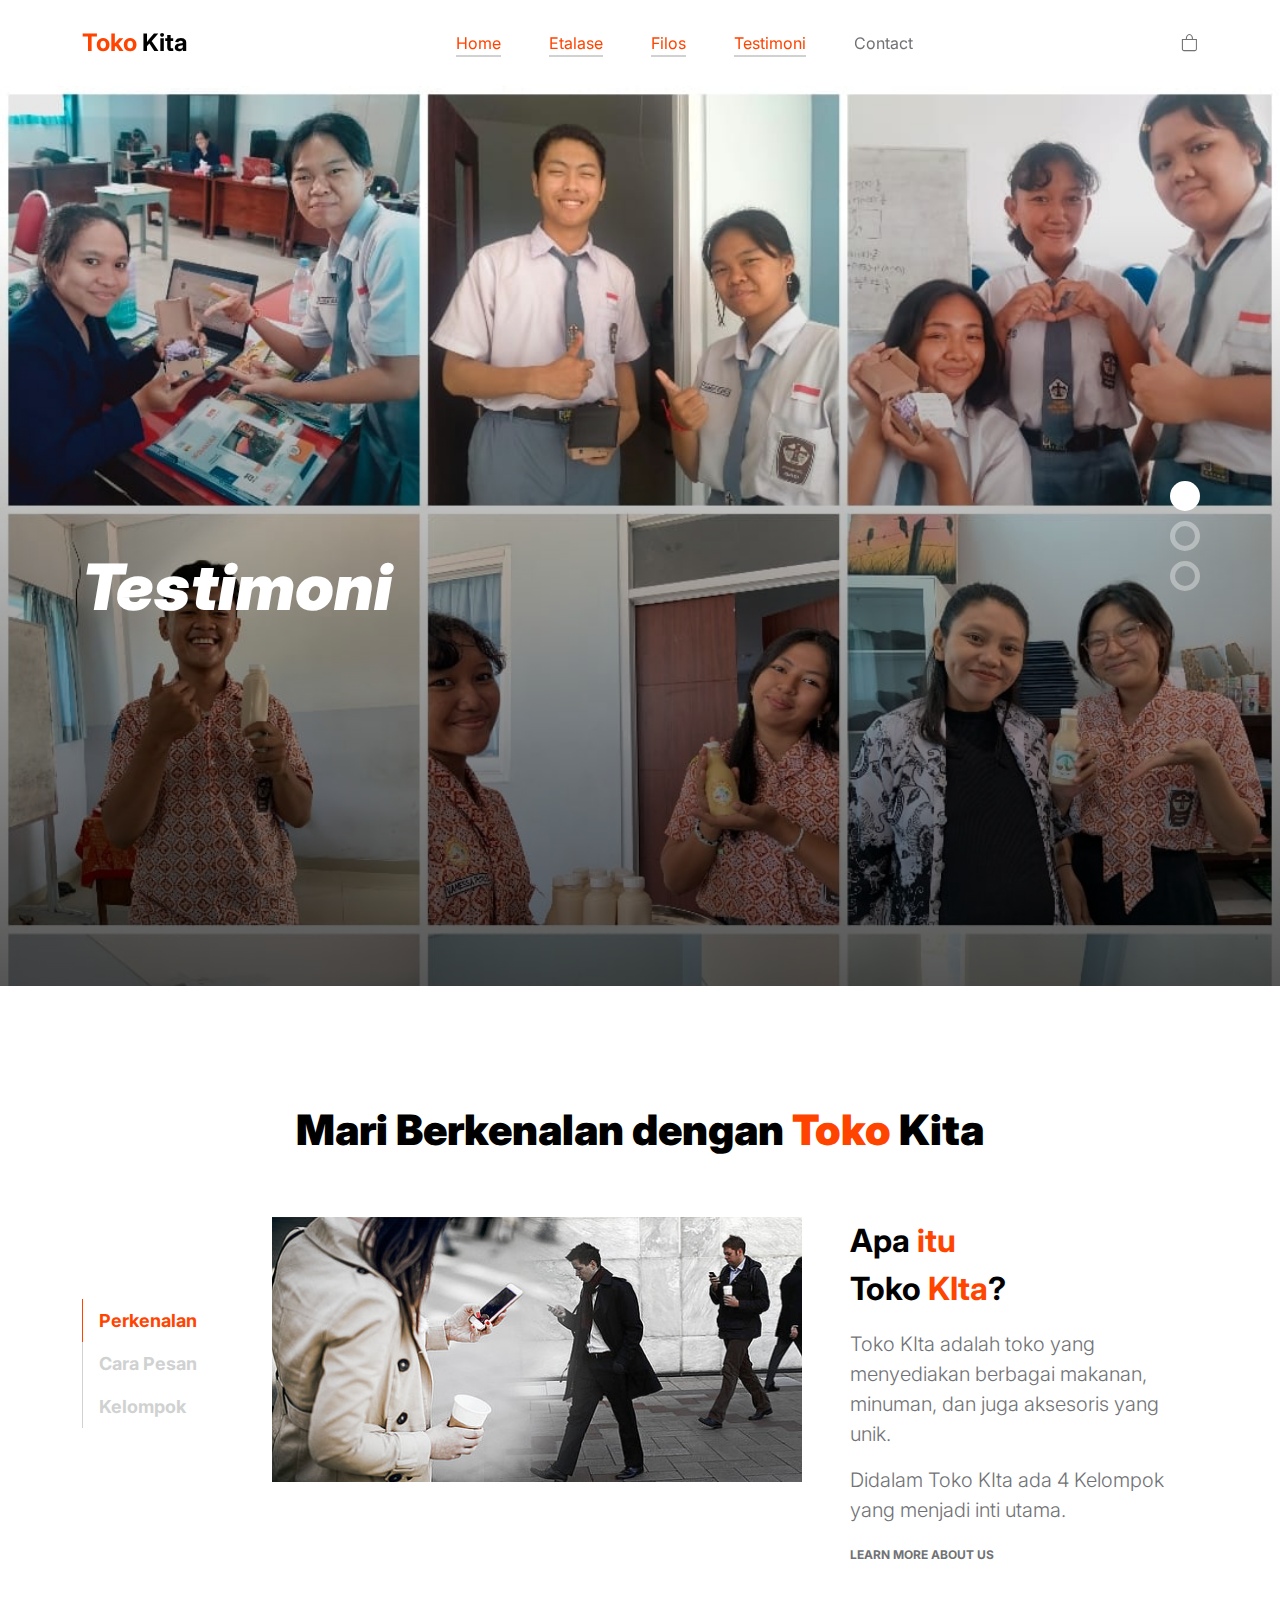
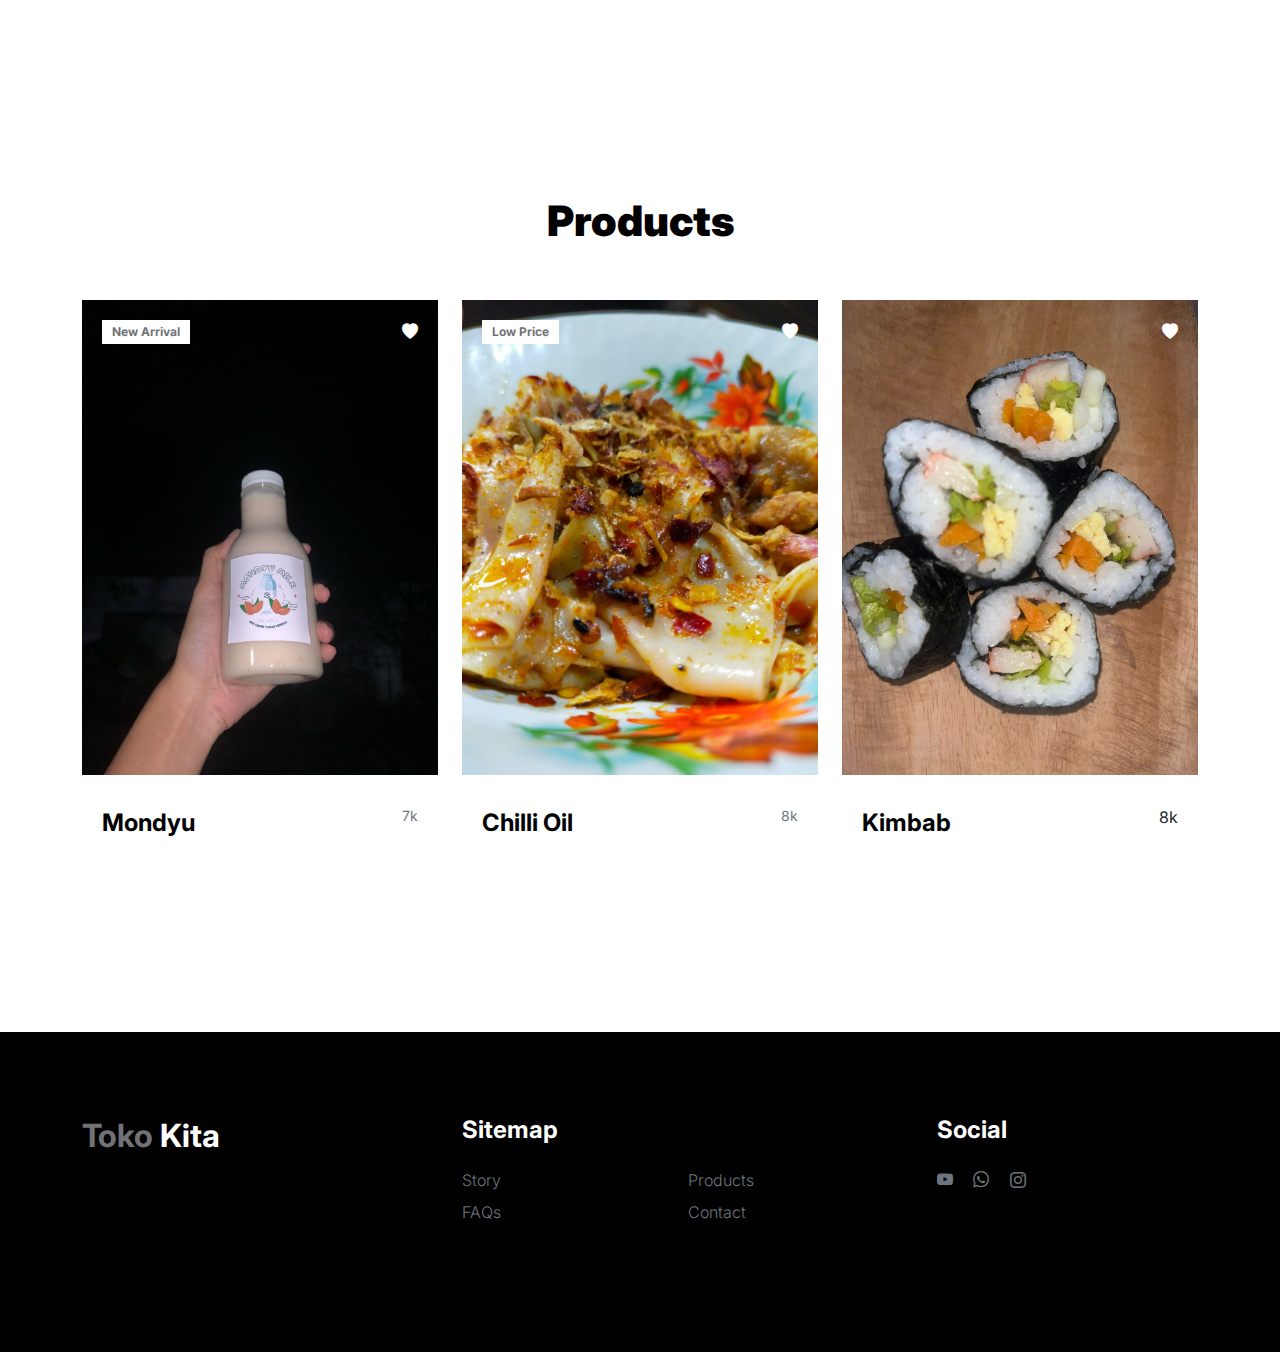
<file: index.html>
<!doctype html>
<html lang="en">
    <head>
        <meta charset="utf-8">
        <meta name="viewport" content="width=device-width, initial-scale=1">

        <meta name="description" content="">
        <meta name="author" content="">

        <title>Home</title>

        <!-- CSS FILES -->
        <link rel="preconnect" href="https://fonts.googleapis.com">

        <link rel="preconnect" href="https://fonts.gstatic.com" crossorigin>

        <link href="https://fonts.googleapis.com/css2?family=Inter:wght@100;300;400;700;900&display=swap" rel="stylesheet">

        <link href="css/bootstrap.min.css" rel="stylesheet">

        <link href="css/bootstrap-icons.css" rel="stylesheet">

        <link rel="stylesheet" href="css/slick.css"/>

        <link href="css/tooplate-little-fashion.css" rel="stylesheet">
<!--

Tooplate 2127 Little Fashion

https://www.tooplate.com/view/2127-little-fashion

-->
    </head>
    
    <body>

        <section class="preloader">
            <div class="spinner">
                <span class="sk-inner-circle"></span>
            </div>
        </section>
    
        <main>

            <nav class="navbar navbar-expand-lg">
                <div class="container">
                    <button class="navbar-toggler" type="button" data-bs-toggle="collapse" data-bs-target="#navbarNav" aria-controls="navbarNav" aria-expanded="false" aria-label="Toggle navigation">
                        <span class="navbar-toggler-icon"></span>
                    </button>                    

                    <a class="navbar-brand" href="index.html">
                        <strong><span>Toko</span> Kita</strong>
                    </a>

                    <div class="d-lg-none">
                        <a href="sign-in.html" class="bi-person custom-icon me-3"></a>

                        <a href="product-detail.html" class="bi-bag custom-icon"></a>
                    </div>

                    <div class="collapse navbar-collapse" id="navbarNav">
                        <ul class="navbar-nav mx-auto">
                            <li class="nav-item">
                                <a class="nav-link active" href="index.html">Home</a>
                            </li>

                            <div class="nav-item dropdown">
                                <a class="nav-link active" href="#" id="navbarDropdown" role="button"
                                    data-bs-toggle="dropdown" aria-haspopup="true" aria-expanded="false">
                                    Etalase
                                </a>
                                <div class="dropdown-menu rounded-0 rounded-bottom m-0">
                                    <a href="makanan.html" class="dropdown-item">Makanan</a>
                                    <a href="minuman.html" class="dropdown-item">Minuman</a>
                                    <a href="aksesoris.html" class="dropdown-item">Aksesoris</a>
                                </div>
                            </div>
                            
                            <li class="nav-item">
                                <a class="nav-link active" href="faq.html">Filos</a>
                            </li>

                            <li class="nav-item">
                                <a class="nav-link active" href="testimoni.html">Testimoni</a>
                            </li>

                            <li class="nav-item">
                                <a class="nav-link" href="contact.html">Contact</a>
                            </li>
                        </ul>

                        <div class="d-none d-lg-block">
                            <a href="product-detail.html" class="bi-bag custom-icon"></a>
                        </div>
                    </div>
                </div>
            </nav>

            <section class="slick-slideshow">   
                <div class="slick-custom">
                    <img src="images/utama.jpeg" class="img-fluid" alt="">

                    <div class="slick-bottom">
                        <div class="container">
                            <div class="row">
                                <div class="col-lg-6 col-10">
                                    <h1 class="slick-title">Testimoni</h1>

                                    <p class="lead text-white mt-lg-3 mb-lg-5"></p>

                                    <!-- <a href="about.html" class="btn custom-btn">Learn more about us</a> -->
                                </div>
                            </div>
                        </div>
                    </div>
                </div>

                <div class="slick-custom">
                    <img src="images/slideshow/produk.jpeg" class="img-fluid" alt="">

                    <div class="slick-bottom">
                        <div class="container">
                            <div class="row">
                                <div class="col-lg-6 col-10">
                                    <h1 class="slick-title">Product</h1>

                                    <!-- <p class="lead text-white mt-lg-3 mb-lg-5"></p>

                                    <a href="product.html" class="btn custom-btn">Explore products</a> -->
                                </div>
                            </div>
                        </div>
                    </div>
                </div>

                <div class="slick-custom">
                    <img src="images/slideshow/kita.jpeg" class="img-fluid" alt="">
                    <div class="slick-bottom">
                        <div class="container">
                            <div class="row">
                                <div class="col-lg-6 col-10">
                                    <h1 class="slick-title">Talk to us</h1>

                                    <p class="lead text-white mt-lg-3 mb-lg-5">Anda tertarik untuk bekerja sama dengan kami? bisa pencet tombol dibawah ini</p>

                                    <a href="contact.html" class="btn custom-btn">Work with us</a>
                                </div>
                            </div>
                        </div>
                    </div>
                </div>

            </section>

            <section class="about section-padding">
                <div class="container">
                    <div class="row">

                        <div class="col-12 text-center">
                            <h2 class="mb-5">Mari Berkenalan dengan <span>Toko</span> Kita</h2>
                        </div>

                        <div class="col-lg-2 col-12 mt-auto mb-auto">
                            <ul class="nav nav-pills mb-5 mx-auto justify-content-center align-items-center" id="pills-tab" role="tablist">
                                <li class="nav-item" role="presentation">
                                    <button class="nav-link active" id="pills-home-tab" data-bs-toggle="pill" data-bs-target="#pills-home" type="button" role="tab" aria-controls="pills-home" aria-selected="true">Perkenalan</button>
                                </li>

                                <li class="nav-item" role="presentation">
                                    <button class="nav-link" id="pills-youtube-tab" data-bs-toggle="pill" data-bs-target="#pills-youtube" type="button" role="tab" aria-controls="pills-youtube" aria-selected="true">Cara Pesan</button>
                                </li>

                                <li class="nav-item" role="presentation">
                                    <button class="nav-link" id="pills-skill-tab" data-bs-toggle="pill" data-bs-target="#pills-skill" type="button" role="tab" aria-controls="pills-skill" aria-selected="false">Kelompok</button>
                                </li>
                            </ul>
                        </div>

                        <div class="col-lg-10 col-12">
                            <div class="tab-content mt-2" id="pills-tabContent">
                                <div class="tab-pane fade show active" id="pills-home" role="tabpanel" aria-labelledby="pills-home-tab">

                                    <div class="row">
                                        <div class="col-lg-7 col-12">
                                            <img src="images/foto1.jpeg" class="img-fluid" alt="">
                                        </div>

                                        <div class="col-lg-5 col-12">
                                            <div class="d-flex flex-column h-100 ms-lg-4 mt-lg-0 mt-5">
                                                <h4 class="mb-3">Apa <span>itu</span> <br>Toko <span>KIta</span>? </h4>

                                                <p>Toko KIta adalah toko yang menyediakan berbagai makanan, minuman, dan juga aksesoris yang unik.</p>

                                                <p>Didalam Toko KIta ada 4 Kelompok yang menjadi inti utama.</p>

                                                <div class="mt-2 mt-lg-auto">
                                                    <a href="faq.html" class="custom-link mb-2">
                                                        Learn more about us
                                                        <i class="bi-arrow-right ms-2"></i>
                                                    </a>
                                                </div>
                                            </div>
                                        </div>
                                    </div>
                                </div>

                                <div class="tab-pane fade" id="pills-youtube" role="tabpanel" aria-labelledby="pills-youtube-tab">

                                    <div class="row">
                                        <div class="col-lg-7 col-12">
                                            <div class="ratio ratio-16x9">
                                                <image src="images/shop.jpg" title="title" frameborder="0" allow="accelerometer; autoplay; clipboard-write; encrypted-media; gyroscope; picture-in-picture" allowfullscreen></image>
                                            </div>
                                        </div>

                                        <div class="col-lg-5 col-12">
                                            <div class="d-flex flex-column h-100 ms-lg-4 mt-lg-0 mt-5">
                                                <h4 class="mb-3">Cara Kerja</h4>

                                                <p>Kami melayani sistem PO yang bisa melayani WA dan Instagram </p>

                                                <p>bisa cod di sekitar daerah krian</p>

                                                <div class="mt-2 mt-lg-auto">
                                                    <a href="contact.html" class="custom-link mb-2">
                                                        Work with us
                                                        <i class="bi-arrow-right ms-2"></i>
                                                    </a>
                                                </div>
                                            </div>
                                        </div>
                                    </div>
                                </div>

                                <div class="tab-pane fade" id="pills-skill" role="tabpanel" aria-labelledby="pills-skill-tab">
                                    <div class="row">
                                        <div class="col-lg-7 col-12">
                                            <img src="images/slideshow/kita.jpeg" class="img-fluid" alt="">
                                        </div>

                                        <div class="col-lg-5 col-12">
                                            <div class="d-flex flex-column h-100 ms-lg-4 mt-lg-0 mt-5">
                                                <h4 class="mb-3">About us</h4>

                                                <p>menyediakan Berbagai macam Produk dari 12 IPS 
                                                <div class="skill-thumb mt-3">

                                                    <strong>Amoure</strong>
                                                        <span class="float-end"></span>
                                                            <div class="progress">
                                                                <div class="progress-bar progress-bar-primary" role="progressbar" aria-valuenow="90" aria-valuemin="0" aria-valuemax="100" style="width: 90%;"></div>
                                                            </div>

                                                    <strong>Verssoy's</strong>
                                                        <span class="float-end"></span>
                                                            <div class="progress">
                                                                <div class="progress-bar progress-bar-primary" role="progressbar" aria-valuenow="70" aria-valuemin="0" aria-valuemax="100" style="width: 70%;"></div>
                                                            </div>

                                                    <strong>La Gaiete</strong>
                                                        <span class="float-end"></span>
                                                            <div class="progress">
                                                                <div class="progress-bar progress-bar-primary" role="progressbar" aria-valuenow="80" aria-valuemin="0" aria-valuemax="100" style="width: 80%;"></div>
                                                            </div>

                                                            <strong>MainCraft</strong>
                                                        <span class="float-end"></span>
                                                            <div class="progress">
                                                                <div class="progress-bar progress-bar-primary" role="progressbar" aria-valuenow="80" aria-valuemin="0" aria-valuemax="100" style="width: 80%;"></div>
                                                            </div>
                                                </div>
                                            </div>
                                        </div>
                                    </div>
                                </div>

                            </div>
                        </div>

                    </div>
                </div>
            </section>

            <section class="featured-product section-padding">
                <div class="container">
                    <div class="row">
                        
                        <div class="col-12 text-center">
                            <h2 class="mb-5">Products</h2>
                        </div>

                        <div class="col-lg-4 col-12 mb-3">
                            <div class="product-thumb">
                                <a href="product-detail.html">
                                    <img src="images/product/mondyu.jpeg" class="img-fluid product-image" alt="">
                                </a>

                                <div class="product-top d-flex">
                                    <span class="product-alert me-auto">New Arrival</span>

                                    <a href="#" class="bi-heart-fill product-icon"></a>
                                </div>

                                <div class="product-info d-flex">
                                    <div>
                                        <h5 class="product-title mb-0">
                                            <a href="product-detail.html" class="product-title-link">Mondyu</a>
                                        </h5>

                                        <p class="product-p"></p>
                                    </div>

                                    <small class="product-price text-muted ms-auto mt-auto mb-5">7k</small>
                                </div>
                            </div>
                        </div>

                        <div class="col-lg-4 col-12 mb-3">
                            <div class="product-thumb">
                                <a href="product-detail.html">
                                    <img src="images/product/pangsit.jpeg" class="img-fluid product-image" alt="">
                                </a>

                                <div class="product-top d-flex">
                                    <span class="product-alert">Low Price</span>

                                    <a href="#" class="bi-heart-fill product-icon ms-auto"></a>
                                </div>

                                <div class="product-info d-flex">
                                    <div>
                                        <h5 class="product-title mb-0">
                                            <a href="product-detail.html" class="product-title-link">Chilli Oil</a>
                                        </h5>

                                        <p class="product-p"></p>
                                    </div>

                                    <small class="product-price text-muted ms-auto mt-auto mb-5">8k</small>
                                </div>
                            </div>
                        </div>

                        <div class="col-lg-4 col-12">
                            <div class="product-thumb">
                                <a href="product-detail.html">
                                    <img src="images/product/susi.jpeg" class="img-fluid product-image" alt="">
                                </a>

                                <div class="product-top d-flex">
                                    <a href="#" class="bi-heart-fill product-icon ms-auto"></a>
                                </div>

                                <div class="product-info d-flex">
                                    <div>
                                        <h5 class="product-title mb-0">
                                            <a href="product-detail.html" class="product-title-link">Kimbab</a>
                                        </h5>

                                        <p class="product-p"></p>
                                    </div>

                                    <small class="product-price text-muted ms-auto mt-auto mb-5"></small>8k
                                </div>
                            </div>
                        </div>
                    </div>
                </div>
            </section>

        </main>

        <footer class="site-footer">
            <div class="container">
                <div class="row">

                    <div class="col-lg-3 col-10 me-auto mb-4">
                        <h4 class="text-white mb-3"><a href="index.html">Toko</a> Kita</h4>
                        <p class="copyright-text text-muted mt-lg-5 mb-4 mb-lg-0"> <strong></strong></p>
                        <br>
                        <p class="copyright-text"> <a href="https://www.tooplate.com/" target="_blank"></a></p>
                    </div>

                    <div class="col-lg-5 col-8">
                        <h5 class="text-white mb-3">Sitemap</h5>

                        <ul class="footer-menu d-flex flex-wrap">
                            <li class="footer-menu-item"><a href="about.html" class="footer-menu-link">Story</a></li>
    
                            <li class="footer-menu-item"><a href="product-detail.html" class="footer-menu-link">Products</a></li>
    
                            <li class="footer-menu-item"><a href="faq.html" class="footer-menu-link">FAQs</a></li>
    
                            <li class="footer-menu-item"><a href="contact.html" class="footer-menu-link">Contact</a></li>
                        </ul>
                    </div>

                    <div class="col-lg-3 col-4">
                        <h5 class="text-white mb-3">Social</h5>

                        <ul class="social-icon">

                            <li><a href="https://www.youtube.com/watch?v=ETZJsqiw7J4" class="social-icon-link bi-youtube"></a></li>

                            <li><a href="https://api.whatsapp.com/send?phone=6285649455845&text=Hallo%20saya%20tertarik%20untuk%20berbicara.%20Terima%20kasih!" class="social-icon-link bi-whatsapp"></a></li>

                            <li><a href="https://www.instagram.com/kedai.amoure/" class="social-icon-link bi-instagram"></a></li>
                            
                        </ul>
                    </div>

                </div>
            </div>
        </footer>

        <!-- JAVASCRIPT FILES -->
        <script src="js/jquery.min.js"></script>
        <script src="js/bootstrap.bundle.min.js"></script>
        <script src="js/Headroom.js"></script>
        <script src="js/jQuery.headroom.js"></script>
        <script src="js/slick.min.js"></script>
        <script src="js/custom.js"></script>
    </body>
</html>
</file>
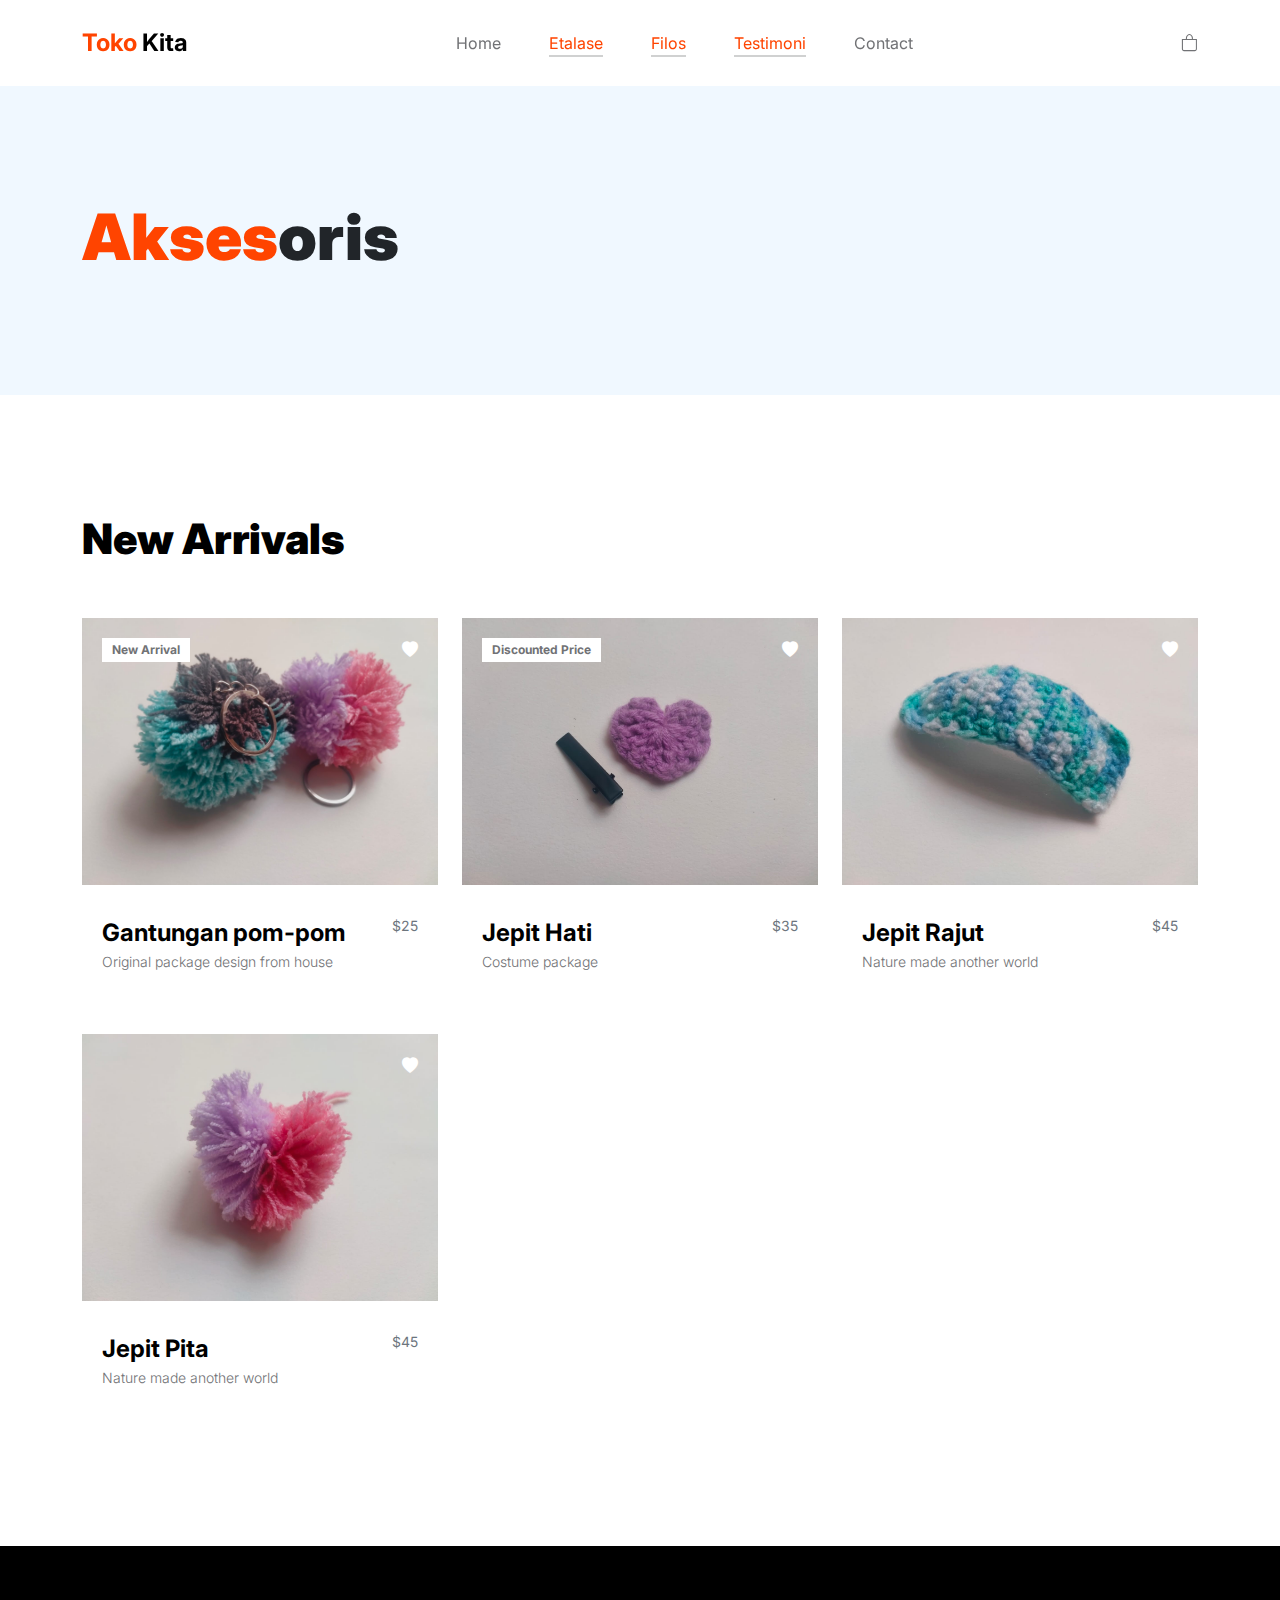
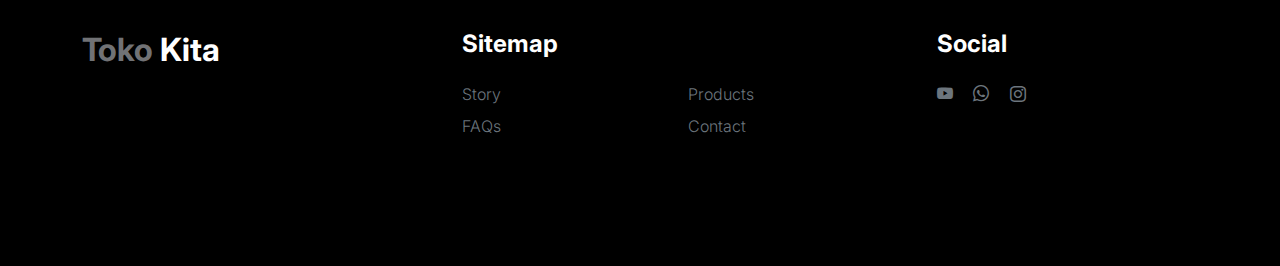
<file: aksesoris.html>
<!doctype html>
<html lang="en">

<head>
    <meta charset="utf-8">
    <meta name="viewport" content="width=device-width, initial-scale=1">

    <meta name="description" content="">
    <meta name="author" content="">

    <title>Aksesoris</title>

    <!-- CSS FILES -->
    <link rel="preconnect" href="https://fonts.googleapis.com">

    <link rel="preconnect" href="https://fonts.gstatic.com" crossorigin>

    <link href="https://fonts.googleapis.com/css2?family=Inter:wght@100;300;400;700;900&display=swap" rel="stylesheet">

    <link href="css/bootstrap.min.css" rel="stylesheet">
    <link href="css/bootstrap-icons.css" rel="stylesheet">

    <link rel="stylesheet" href="css/slick.css" />

    <link href="css/tooplate-little-fashion.css" rel="stylesheet">
    <!--

Tooplate 2127 Little Fashion

https://www.tooplate.com/view/2127-little-fashion

-->
</head>

<body>

    <section class="preloader">
        <div class="spinner">
            <span class="sk-inner-circle"></span>
        </div>
    </section>

    <main>

        <nav class="navbar navbar-expand-lg">
            <div class="container">
                <button class="navbar-toggler" type="button" data-bs-toggle="collapse" data-bs-target="#navbarNav"
                    aria-controls="navbarNav" aria-expanded="false" aria-label="Toggle navigation">
                    <span class="navbar-toggler-icon"></span>
                </button>

                <a class="navbar-brand" href="index.html">
                    <strong><span>Toko</span> Kita</strong>
                </a>

                <div class="d-lg-none">
                    <a href="sign-in.html" class="bi-person custom-icon me-3"></a>

                    <a href="product-detail.html" class="bi-bag custom-icon"></a>
                </div>

                <div class="collapse navbar-collapse" id="navbarNav">
                    <ul class="navbar-nav mx-auto">
                        <li class="nav-item">
                            <a class="nav-link" href="index.html">Home</a>
                        </li>

                        <div class="nav-item dropdown">
                            <a class="nav-link active" href="#" id="navbarDropdown" role="button"
                                data-bs-toggle="dropdown" aria-haspopup="true" aria-expanded="false">
                                Etalase
                            </a>
                            <div class="dropdown-menu rounded-0 rounded-bottom m-0">
                                <a href="makanan.html" class="dropdown-item">Makanan</a>
                                <a href="minuman.html" class="dropdown-item">Minuman</a>
                                <a href="aksesoris.html" class="dropdown-item">Aksesoris</a>
                            </div>
                        </div>
                        
                        <li class="nav-item">
                            <a class="nav-link active" href="faq.html">Filos</a>
                        </li>

                        <li class="nav-item">
                            <a class="nav-link active" href="testimoni.html">Testimoni</a>
                        </li>

                        <li class="nav-item">
                            <a class="nav-link" href="contact.html">Contact</a>
                        </li>
                    </ul>

                    <div class="d-none d-lg-block">
                        <a href="product-detail.html" class="bi-bag custom-icon"></a>
                    </div>
                </div>
            </div>
        </nav>

        <header class="site-header section-padding d-flex justify-content-center align-items-center">
            <div class="container">
                <div class="row">

                    <div class="col-lg-10 col-12">
                        <h1>
                            <span class="d-block text-primary">Akses<span class="text-dark">oris</span></span>
                        </h1>
                    </div>
                </div>
            </div>
        </header>

        <section class="products section-padding">
            <div class="container">
                <div class="row">

                    <div class="col-12">
                        <h2 class="mb-5">New Arrivals</h2>
                    </div>

                    <div class="col-lg-4 col-12 mb-3">
                        <div class="product-thumb">
                            <a href="product-detail.html">
                                <img src="images/product/pom-pom.jpeg"
                                    class="img-fluid product-image" alt="">
                            </a>

                            <div class="product-top d-flex">
                                <span class="product-alert me-auto">New Arrival</span>

                                <a href="#" class="bi-heart-fill product-icon"></a>
                            </div>

                            <div class="product-info d-flex">
                                <div>
                                    <h5 class="product-title mb-0">
                                        <a href="product-detail.html" class="product-title-link">Gantungan pom-pom</a>
                                    </h5>

                                    <p class="product-p">Original package design from house</p>
                                </div>

                                <small class="product-price text-muted ms-auto">$25</small>
                            </div>
                        </div>
                    </div>

                    <div class="col-lg-4 col-12 mb-3">
                        <div class="product-thumb">
                            <a href="product-detail.html">
                                <img src="images/product/jepit-hati.jpeg"
                                    class="img-fluid product-image" alt="">
                            </a>

                            <div class="product-top d-flex">
                                <span class="product-alert">Discounted Price</span>

                                <a href="#" class="bi-heart-fill product-icon ms-auto"></a>
                            </div>

                            <div class="product-info d-flex">
                                <div>
                                    <h5 class="product-title mb-0">
                                        <a href="product-detail.html" class="product-title-link">Jepit Hati</a>
                                    </h5>

                                    <p class="product-p">Costume package</p>
                                </div>

                                <small class="product-price text-muted ms-auto">$35</small>
                            </div>
                        </div>
                    </div>

                    <div class="col-lg-4 col-12">
                        <div class="product-thumb">
                            <a href="product-detail.html">
                                <img src="images/product/jepit-rajut.jpeg"
                                    class="img-fluid product-image" alt="">
                            </a>

                            <div class="product-top d-flex">
                                <a href="#" class="bi-heart-fill product-icon ms-auto"></a>
                            </div>

                            <div class="product-info d-flex">
                                <div>
                                    <h5 class="product-title mb-0">
                                        <a href="product-detail.html" class="product-title-link">Jepit Rajut</a>
                                    </h5>

                                    <p class="product-p">Nature made another world</p>
                                </div>

                                <small class="product-price text-muted ms-auto">$45</small>
                            </div>
                        </div>
                    </div>

                    <div class="col-lg-4 col-12">
                        <div class="product-thumb">
                            <a href="product-detail.html">
                                <img src="images/product/jepit-pita.jpeg"
                                    class="img-fluid product-image" alt="">
                            </a>

                            <div class="product-top d-flex">
                                <a href="#" class="bi-heart-fill product-icon ms-auto"></a>
                            </div>

                            <div class="product-info d-flex">
                                <div>
                                    <h5 class="product-title mb-0">
                                        <a href="product-detail.html" class="product-title-link">Jepit Pita</a>
                                    </h5>

                                    <p class="product-p">Nature made another world</p>
                                </div>

                                <small class="product-price text-muted ms-auto">$45</small>
                            </div>
                        </div>
                    </div>
                </div>
            </div>
        </section>

    </main>

    <footer class="site-footer">
        <div class="container">
            <div class="row">

                <div class="col-lg-3 col-10 me-auto mb-4">
                    <h4 class="text-white mb-3"><a href="index.html">Toko</a> Kita</h4>
                    <p class="copyright-text text-muted mt-lg-5 mb-4 mb-lg-0"> <strong></strong></p>
                    <br>
                    <p class="copyright-text"> <a href="https://www.tooplate.com/" target="_blank"></a></p>
                </div>

                <div class="col-lg-5 col-8">
                    <h5 class="text-white mb-3">Sitemap</h5>

                    <ul class="footer-menu d-flex flex-wrap">
                        <li class="footer-menu-item"><a href="about.html" class="footer-menu-link">Story</a></li>

                        <li class="footer-menu-item"><a href="product-detail.html" class="footer-menu-link">Products</a></li>

                        <li class="footer-menu-item"><a href="faq.html" class="footer-menu-link">FAQs</a></li>

                        <li class="footer-menu-item"><a href="contact.html" class="footer-menu-link">Contact</a></li>
                    </ul>
                </div>

                <div class="col-lg-3 col-4">
                    <h5 class="text-white mb-3">Social</h5>

                    <ul class="social-icon">

                        <li><a href="https://www.youtube.com/watch?v=ETZJsqiw7J4" class="social-icon-link bi-youtube"></a></li>

                        <li><a href="https://api.whatsapp.com/send?phone=6285649455845&text=Hallo%20saya%20tertarik%20untuk%20berbicara.%20Terima%20kasih!" class="social-icon-link bi-whatsapp"></a></li>

                        <li><a href="https://www.instagram.com/kedai.amoure/" class="social-icon-link bi-instagram"></a></li>
                        
                    </ul>
                </div>

            </div>
        </div>
    </footer>

    <!-- JAVASCRIPT FILES -->
    <script src="js/jquery.min.js"></script>
    <script src="js/bootstrap.bundle.min.js"></script>
    <script src="js/Headroom.js"></script>
    <script src="js/jQuery.headroom.js"></script>
    <script src="js/slick.min.js"></script>
    <script src="js/custom.js"></script>

</body>

</html>
</file>
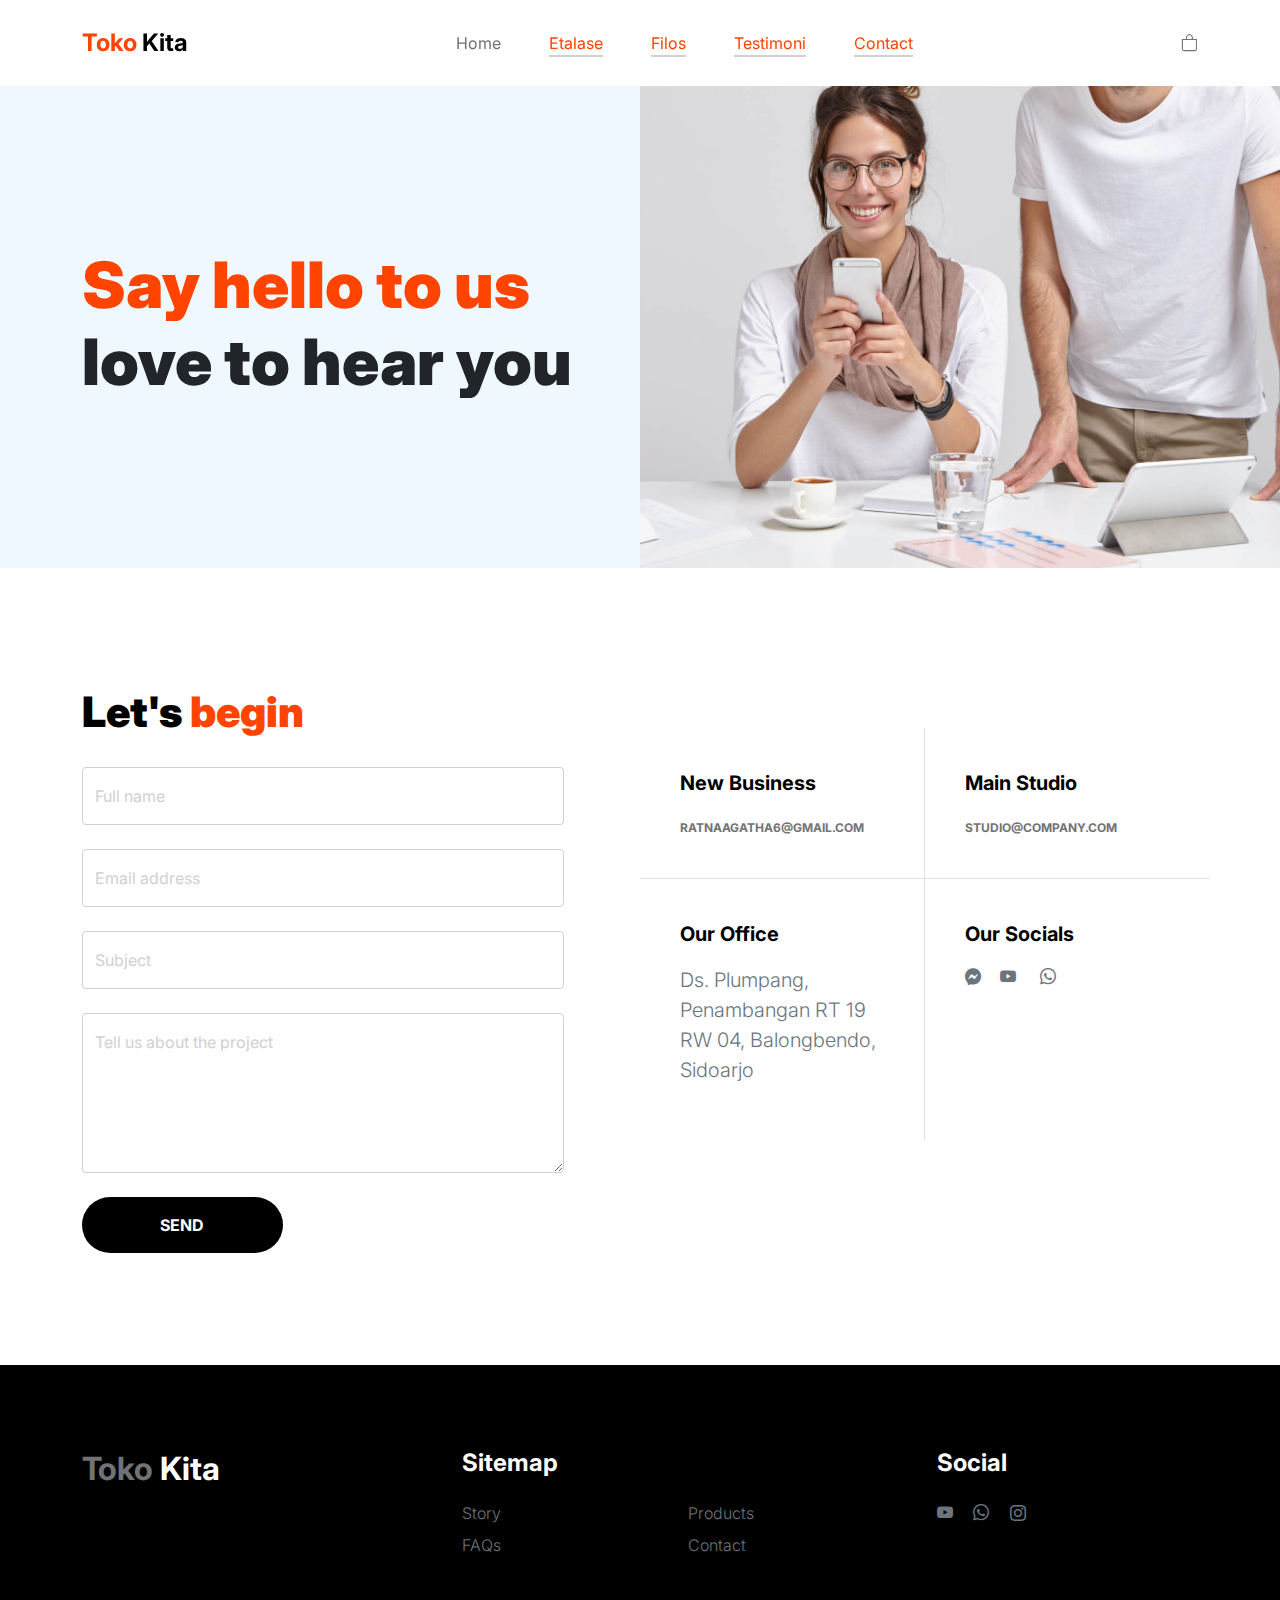
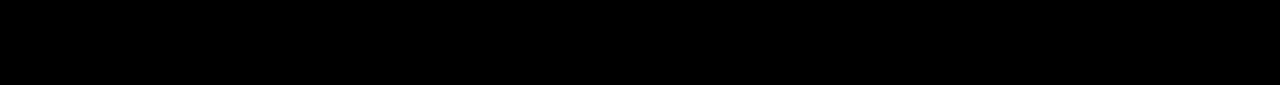
<file: contact.html>
<!doctype html>
<html lang="en">
    <head>
        <meta charset="utf-8">
        <meta name="viewport" content="width=device-width, initial-scale=1">

        <meta name="description" content="">
        <meta name="author" content="">

        <title>Contact</title>

        <!-- CSS FILES -->
        <link rel="preconnect" href="https://fonts.googleapis.com">

        <link rel="preconnect" href="https://fonts.gstatic.com" crossorigin>

        <link href="https://fonts.googleapis.com/css2?family=Inter:wght@100;300;400;700;900&display=swap" rel="stylesheet">

        <link href="css/bootstrap.min.css" rel="stylesheet">
        <link href="css/bootstrap-icons.css" rel="stylesheet">

        <link rel="stylesheet" href="css/slick.css"/>

        <link href="css/tooplate-little-fashion.css" rel="stylesheet">
        
<!--

Tooplate 2127 Little Fashion

https://www.tooplate.com/view/2127-little-fashion

-->
    </head>
    
    <body>

        <section class="preloader">
            <div class="spinner">
                <span class="sk-inner-circle"></span>
            </div>
        </section>
    
        <main>

            <nav class="navbar navbar-expand-lg">
                <div class="container">
                    <button class="navbar-toggler" type="button" data-bs-toggle="collapse" data-bs-target="#navbarNav" aria-controls="navbarNav" aria-expanded="false" aria-label="Toggle navigation">
                        <span class="navbar-toggler-icon"></span>
                    </button>

                    <a class="navbar-brand" href="index.html">
                        <strong><span>Toko</span> Kita</strong>
                    </a>

                    <div class="d-lg-none">
                        <a href="sign-in.html" class="bi-person custom-icon me-3"></a>
    
                        <a href="product-detail.html" class="bi-bag custom-icon"></a>
                    </div>

                    <div class="collapse navbar-collapse" id="navbarNav">
                        <ul class="navbar-nav mx-auto">
                            <li class="nav-item">
                                <a class="nav-link" href="index.html">Home</a>
                            </li>

                            <div class="nav-item dropdown">
                                <a class="nav-link active" href="#" id="navbarDropdown" role="button"
                                    data-bs-toggle="dropdown" aria-haspopup="true" aria-expanded="false">
                                    Etalase
                                </a>
                                <div class="dropdown-menu rounded-0 rounded-bottom m-0">
                                    <a href="feature.html" class="dropdown-item">Makanan</a>
                                    <a href="team.html" class="dropdown-item">Minuman</a>
                                    <a href="appointment.html" class="dropdown-item">Aksesoris</a>
                                    
                                </div>
                            </div>

                            <li class="nav-item">
                                <a class="nav-link active" href="faq.html">Filos</a>
                            </li>

                            <li class="nav-item">
                                <a class="nav-link active" href="testimoni.html">Testimoni</a>
                            </li>

                            <li class="nav-item">
                                <a class="nav-link active" href="contact.html">Contact</a>
                            </li>
                        </ul>

                        <div class="d-none d-lg-block">
                            <a href="product-detail.html" class="bi-bag custom-icon"></a>
                        </div>
                    </div>
                </div>
            </nav>

            <header class="site-header section-padding-img site-header-image">
                <div class="container">
                    <div class="row">

                        <div class="col-lg-10 col-12 header-info">
                            <h1>
                                <span class="d-block text-primary">Say hello to us</span>
                                <span class="d-block text-dark">love to hear you</span>
                            </h1>
                        </div>
                    </div>
                </div>

                <img src="images/header/positive-european-woman-has-break-after-work.jpg" class="header-image img-fluid" alt="">
            </header>

            <section class="contact section-padding">
                <div class="container">
                    <div class="row">
                        
                        <div class="col-lg-6 col-12">
                            <h2 class="mb-4">Let's <span>begin</span></h2>

                            <form class="contact-form me-lg-5 pe-lg-3" role="form">

                                <div class="form-floating">
                                    <input type="text" name="name" id="name" class="form-control" placeholder="Full name" required>

                                    <label for="name">Full name</label>
                                </div>

                                <div class="form-floating my-4">
                                    <input type="email" name="email" id="email" pattern="[^ @]*@[^ @]*" class="form-control" placeholder="Email address" required>

                                    <label for="email">Email address</label>
                                </div>
                                
                                <div class="form-floating my-4">
                                    <input type="subject" name="subject" id="subject"class="form-control" placeholder="Subject" required>

                                    <label for="subject">Subject</label>
                                </div>

                                <div class="form-floating mb-4">
                                    <textarea id="message" name="message" class="form-control" placeholder="Leave a comment here" required style="height: 160px"></textarea>

                                    <label for="message">Tell us about the project</label>
                                </div>

                                <div class="col-lg-5 col-6">
                                    <button type="submit" class="form-control">Send</button>
                                </div>
                            </form>
                        </div>

                        <div class="col-lg-6 col-12 mt-5 ms-auto">
                            <div class="row">
                                <div class="col-6 border-end contact-info">
                                    <h6 class="mb-3">New Business</h6>

                                    <a href="mailto:hello@company.com" class="custom-link">
                                        ratnaagatha6@gmail.com
                                        <i class="bi-arrow-right ms-2"></i>
                                    </a>
                                </div>

                                <div class="col-6 contact-info">
                                	<h6 class="mb-3">Main Studio</h6>

                                    <a href="mailto:studio@company.com" class="custom-link">
                                        studio@company.com
                                        <i class="bi-arrow-right ms-2"></i>
                                    </a>
                                </div>

                                <div class="col-6 border-top border-end contact-info">
                                    <h6 class="mb-3">Our Office</h6>

                                    <p class="text-muted">Ds. Plumpang, Penambangan RT 19 RW 04, Balongbendo, Sidoarjo</p>
                                </div>

                                <div class="col-6 border-top contact-info">
                                    <h6 class="mb-3">Our Socials</h6>

                                    <ul class="social-icon">

                                        <li><a href="#" class="social-icon-link bi-messenger"></a></li>

                                        <li><a href="#" class="social-icon-link bi-youtube"></a></li>

                                        <li><a href="#" class="https://www.instagram.com/verssoy_s"class="social-icon-link bi-instagram"></a></li>
                                    

                                        <li><a href="#" class="social-icon-link bi-whatsapp"></a></li>
                                    </ul>
                                </div>
                            </div>
                        </div>

                    </div>
                </div>
            </section>
        </main>

        <footer class="site-footer">
            <div class="container">
                <div class="row">

                    <div class="col-lg-3 col-10 me-auto mb-4">
                        <h4 class="text-white mb-3"><a href="index.html">Toko</a> Kita</h4>
                        <p class="copyright-text text-muted mt-lg-5 mb-4 mb-lg-0"> <strong></strong></p>
                        <br>
                        <p class="copyright-text"> <a href="https://www.tooplate.com/" target="_blank"></a></p>
                    </div>

                    <div class="col-lg-5 col-8">
                        <h5 class="text-white mb-3">Sitemap</h5>

                        <ul class="footer-menu d-flex flex-wrap">
                            <li class="footer-menu-item"><a href="about.html" class="footer-menu-link">Story</a></li>
    
                            <li class="footer-menu-item"><a href="product-detail.html" class="footer-menu-link">Products</a></li>
    
                            <li class="footer-menu-item"><a href="faq.html" class="footer-menu-link">FAQs</a></li>
    
                            <li class="footer-menu-item"><a href="contact.html" class="footer-menu-link">Contact</a></li>
                        </ul>
                    </div>

                    <div class="col-lg-3 col-4">
                        <h5 class="text-white mb-3">Social</h5>

                        <ul class="social-icon">

                            <li><a href="https://www.youtube.com/watch?v=ETZJsqiw7J4" class="social-icon-link bi-youtube"></a></li>

                            <li><a href="https://api.whatsapp.com/send?phone=6285649455845&text=Hallo%20saya%20jhonri%20untuk%20berbicara.%20Terima%20kasih!" class="social-icon-link bi-whatsapp"></a></li>

                            <li><a href="https://www.instagram.com/kedai.amoure/" class="social-icon-link bi-instagram"></a></li>
                            
                        </ul>
                    </div>

                </div>
            </div>
        </footer>

        <!-- JAVASCRIPT FILES -->
        <script src="js/jquery.min.js"></script>
        <script src="js/bootstrap.bundle.min.js"></script>
        <script src="js/Headroom.js"></script>
        <script src="js/jQuery.headroom.js"></script>
        <script src="js/slick.min.js"></script>
        <script src="js/custom.js"></script>
    </body>
</html>
</file>
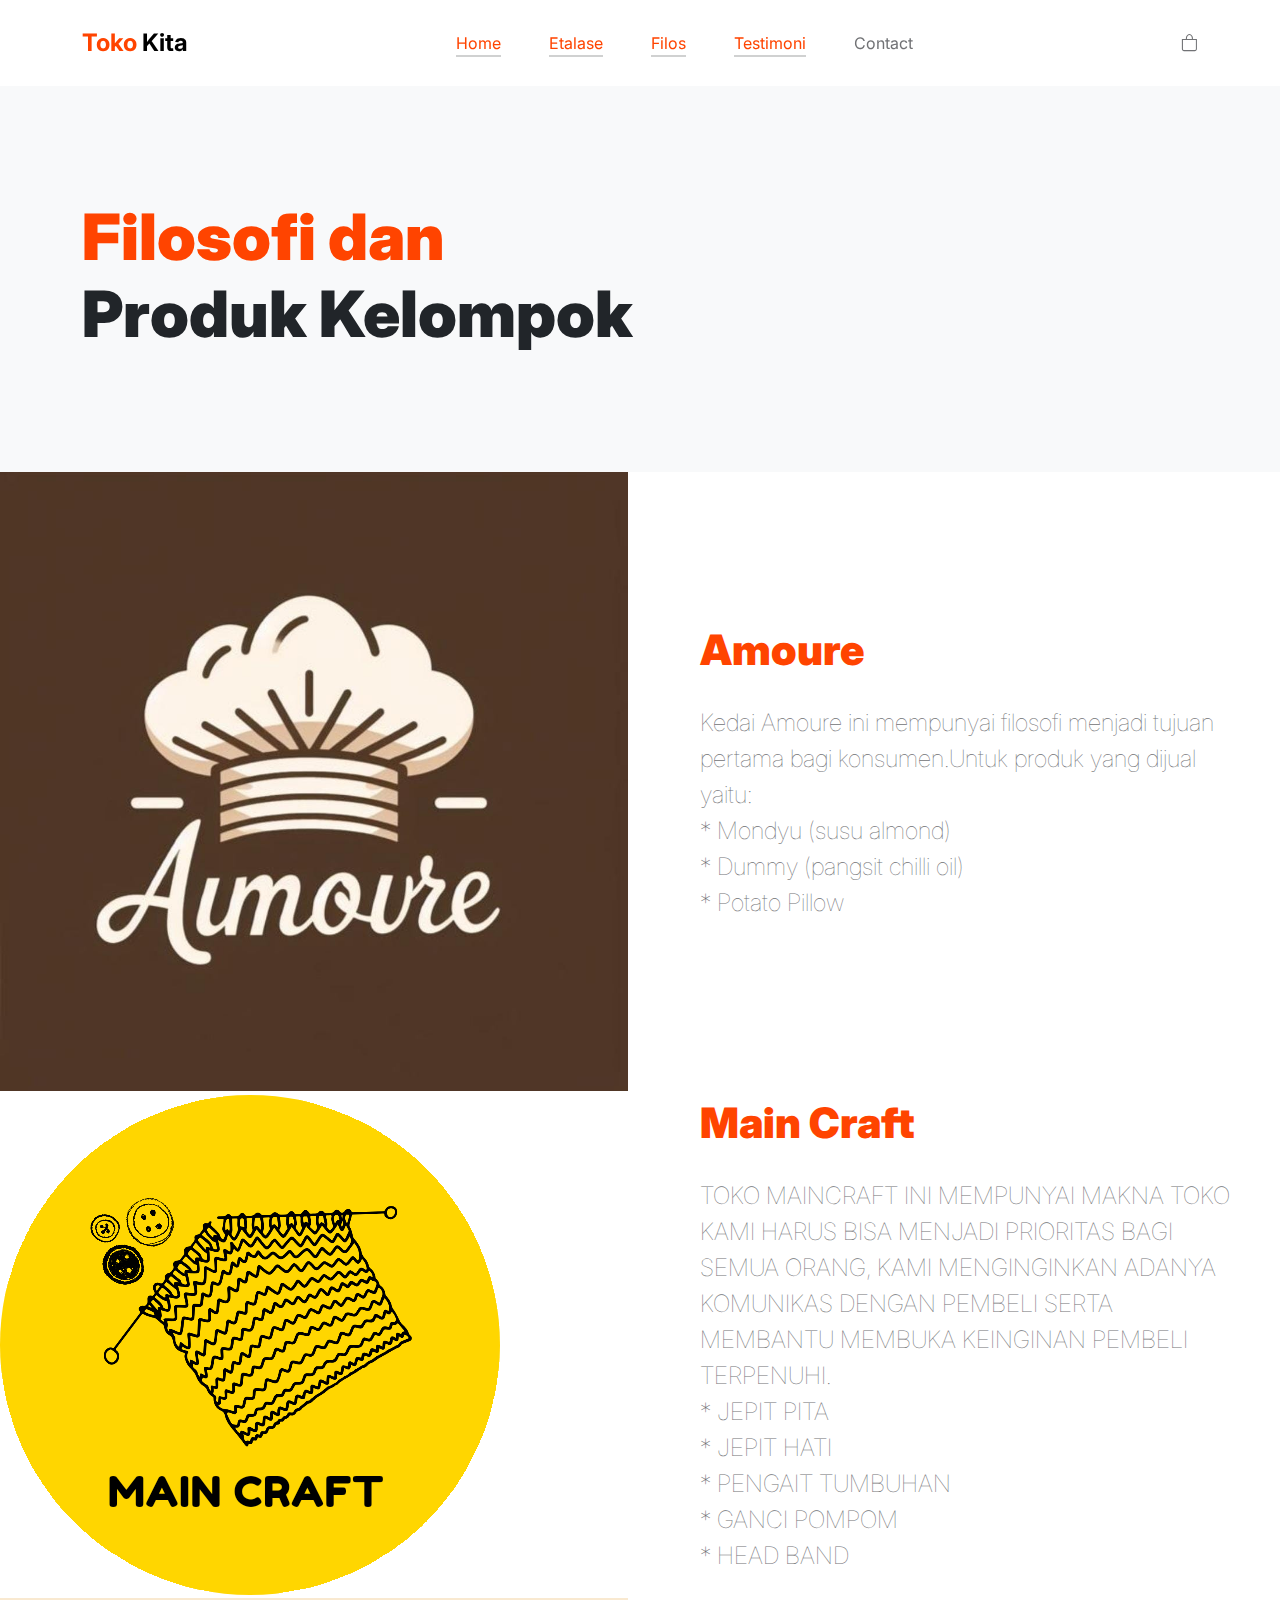
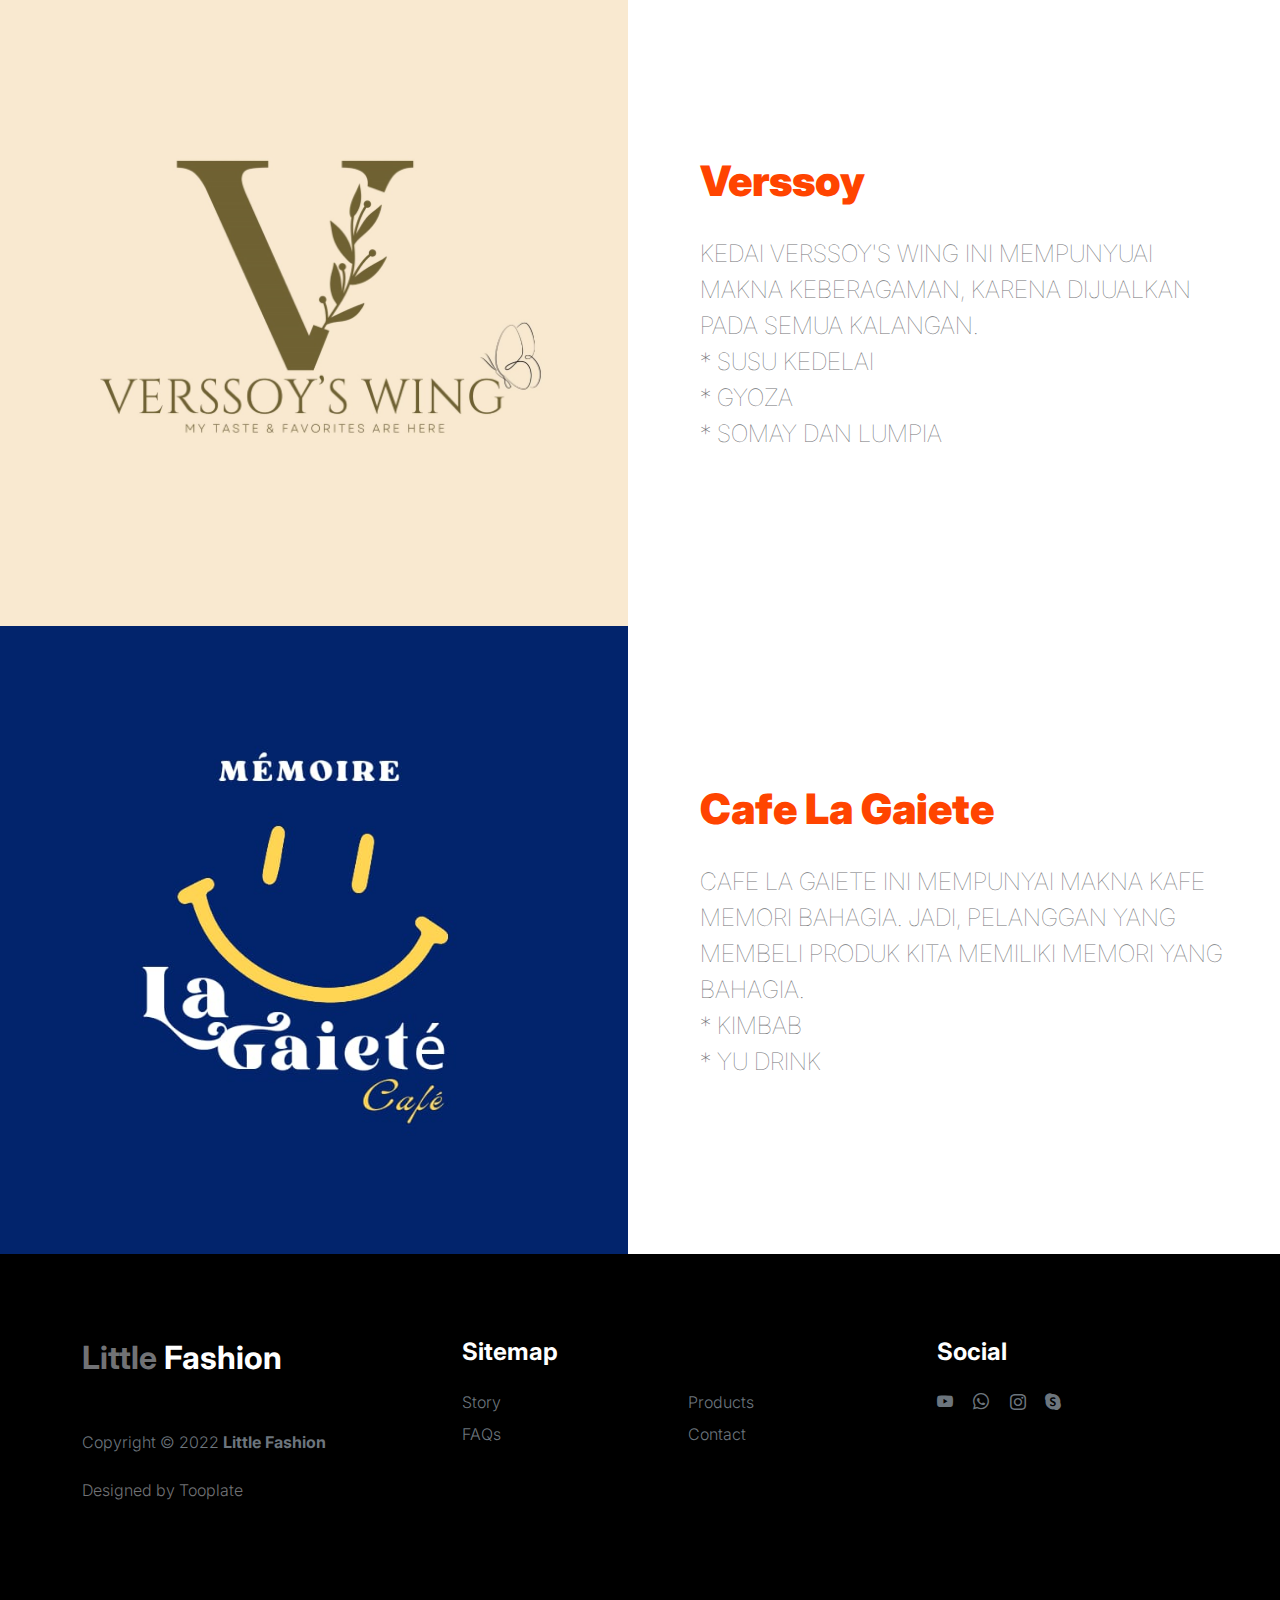
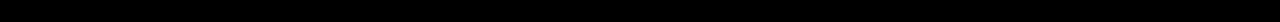
<file: faq.html>
<!doctype html>
<html lang="en">
    <head>
        <meta charset="utf-8">
        <meta name="viewport" content="width=device-width, initial-scale=1">

        <meta name="description" content="">
        <meta name="author" content="">

        <title>Filosofi dan Produk</title>

        <!-- CSS FILES -->
        <link rel="preconnect" href="https://fonts.googleapis.com">

        <link rel="preconnect" href="https://fonts.gstatic.com" crossorigin>

        <link href="https://fonts.googleapis.com/css2?family=Inter:wght@100;300;400;700;900&display=swap" rel="stylesheet">

        <link href="css/bootstrap.min.css" rel="stylesheet">
        <link href="css/bootstrap-icons.css" rel="stylesheet">

        <link rel="stylesheet" href="css/slick.css"/>

        <link href="css/tooplate-little-fashion.css" rel="stylesheet">
        
<!--

Tooplate 2127 Little Fashion

https://www.tooplate.com/view/2127-little-fashion

-->
    </head>
    
    <body>

        <section class="preloader">
            <div class="spinner">
                <span class="sk-inner-circle"></span>
            </div>
        </section>
    
        <main>

            <nav class="navbar navbar-expand-lg">
                <div class="container">
                    <button class="navbar-toggler" type="button" data-bs-toggle="collapse" data-bs-target="#navbarNav" aria-controls="navbarNav" aria-expanded="false" aria-label="Toggle navigation">
                        <span class="navbar-toggler-icon"></span>
                    </button>

                    <a class="navbar-brand" href="index.html">
                        <strong><span>Toko</span> Kita</strong>
                    </a>

                    <div class="d-lg-none">
                        <a href="sign-in.html" class="bi-person custom-icon me-3"></a>

                        <a href="product-detail.html" class="bi-bag custom-icon"></a>
                    </div>

                    <div class="collapse navbar-collapse" id="navbarNav">
                        <ul class="navbar-nav mx-auto">
                            <li class="nav-item">
                                <a class="nav-link active" href="index.html">Home</a>
                            </li>

                            <div class="nav-item dropdown">
                                <a class="nav-link active" href="#" id="navbarDropdown" role="button"
                                    data-bs-toggle="dropdown" aria-haspopup="true" aria-expanded="false">
                                    Etalase
                                </a>
                                <div class="dropdown-menu rounded-0 rounded-bottom m-0">
                                    <a href="makanan.html" class="dropdown-item">Makanan</a>
                                    <a href="minuman.html" class="dropdown-item">Minuman</a>
                                    <a href="aksesoris.html" class="dropdown-item">Aksesoris</a>
                                </div>
                            </div>
                            
                            <li class="nav-item">
                                <a class="nav-link active" href="faq.html">Filos</a>
                            </li>

                            <li class="nav-item">
                                <a class="nav-link active" href="testimoni.html">Testimoni</a>
                            </li>

                            <li class="nav-item">
                                <a class="nav-link" href="contact.html">Contact</a>
                            </li>
                        </ul>

                        <div class="d-none d-lg-block">
                            <a href="product-detail.html" class="bi-bag custom-icon"></a>
                        </div>
                    </div>
                </div>
            </nav>
            
            <header class="site-header section-padding d-flex justify-content-center align-items-center bg-light">
                <div class="container">
                    <div class="row">

                        <div class="col-lg-10 col-12">
                            <h1>
                                <span class="d-block text-primary">Filosofi dan</span>
                                <span class="d-block text-dark">Produk Kelompok</span>
                            </h1>
                        </div>
                    </div>
                </div>
            </header>

            <section class="front-product bg-white">
                <div class="container-fluid p-0">
                    <div class="row align-items-center">

                        <div class="col-lg-6 col-12">
                            <img src="images/Kelompok/amoure.jpeg" class="img-fluid" alt="">
                        </div>

                        <div class="col-lg-6 col-12">
                            <div class="px-5 py-5 py-lg-0">
                                
                                <h2 class="mb-4"><span>Amoure</span></h2>

                                <p class="lead mb-4 black-text">Kedai Amoure ini mempunyai filosofi menjadi tujuan pertama bagi konsumen.Untuk produk yang dijual yaitu:
                                    <br>* Mondyu (susu almond)
                                    <br>* Dummy (pangsit chilli oil)
                                    <br>* Potato Pillow
                                </p>
                            </div>
                        </div>

                    </div>
                </div>
            </section>


            <section class="front-product bg-white">
                <div class="container-fluid p-0">
                    <div class="row align-items-center">

                        <div class="col-lg-6 col-12">
                            <img src="images/Kelompok/craft.png" class="img-fluid" alt="">
                        </div>

                        <div class="col-lg-6 col-12">
                            <div class="px-5 py-5 py-lg-0">
                                
                                <h2 class="mb-4"><span>Main Craft</span></h2>

                                <p class="lead mb-4 black-text">TOKO MAINCRAFT INI MEMPUNYAI MAKNA TOKO KAMI HARUS BISA MENJADI PRIORITAS BAGI SEMUA ORANG, KAMI MENGINGINKAN ADANYA KOMUNIKAS DENGAN PEMBELI SERTA MEMBANTU MEMBUKA KEINGINAN PEMBELI TERPENUHI.
                                    <br>* JEPIT PITA
                                    <br>* JEPIT HATI
                                    <br>* PENGAIT TUMBUHAN
                                    <br>* GANCI POMPOM
                                    <br>* HEAD BAND
                                </p>
                            </div>
                        </div>

                    </div>
                </div>
            </section>

            <section class="front-product bg-white">
                <div class="container-fluid p-0">
                    <div class="row align-items-center">

                        <div class="col-lg-6 col-12">
                            <img src="images/Kelompok/yeriko.jpeg" class="img-fluid" alt="">
                        </div>

                        <div class="col-lg-6 col-12">
                            <div class="px-5 py-5 py-lg-0">
                                
                                <h2 class="mb-4"><span>Verssoy</span></h2>

                                <p class="lead mb-4 black-text">KEDAI VERSSOY'S WING INI MEMPUNYUAI MAKNA KEBERAGAMAN, KARENA DIJUALKAN PADA SEMUA KALANGAN.
                                    <br>* SUSU KEDELAI
                                    <br>* GYOZA
                                    <br>* SOMAY DAN LUMPIA
                                </p>
                            </div>
                        </div>

                    </div>
                </div>
            </section>

            <section class="front-product bg-white">
                <div class="container-fluid p-0">
                    <div class="row align-items-center">

                        <div class="col-lg-6 col-12">
                            <img src="images/Kelompok/tere.jpeg" class="img-fluid" alt="">
                        </div>

                        <div class="col-lg-6 col-12">
                            <div class="px-5 py-5 py-lg-0">
                                
                                <h2 class="mb-4"><span>Cafe La Gaiete</span></h2>

                                <p class="lead mb-4 black-text">CAFE LA GAIETE INI MEMPUNYAI MAKNA KAFE MEMORI BAHAGIA. JADI, PELANGGAN YANG MEMBELI PRODUK KITA MEMILIKI MEMORI YANG BAHAGIA.
                                    <br>* KIMBAB
                                    <br>* YU DRINK
                                </p>
                            </div>
                        </div>

                    </div>
                </div>
            </section>


        </main>

        <footer class="site-footer">
            <div class="container">
                <div class="row">

                    <div class="col-lg-3 col-10 me-auto mb-4">
                        <h4 class="text-white mb-3"><a href="index.html">Little</a> Fashion</h4>
                        <p class="copyright-text text-muted mt-lg-5 mb-4 mb-lg-0">Copyright © 2022 <strong>Little Fashion</strong></p>
                        <br>
                        <p class="copyright-text">Designed by <a href="https://www.tooplate.com/" target="_blank">Tooplate</a></p>
                    </div>

                    <div class="col-lg-5 col-8">
                        <h5 class="text-white mb-3">Sitemap</h5>

                        <ul class="footer-menu d-flex flex-wrap">
                            <li class="footer-menu-item"><a href="about.html" class="footer-menu-link">Story</a></li>
    
                            <li class="footer-menu-item"><a href="product-detail.html" class="footer-menu-link">Products</a></li>
    
                            <li class="footer-menu-item"><a href="faq.html" class="footer-menu-link">FAQs</a></li>
    
                            <li class="footer-menu-item"><a href="contact.html" class="footer-menu-link">Contact</a></li>
                        </ul>
                    </div>

                    <div class="col-lg-3 col-4">
                        <h5 class="text-white mb-3">Social</h5>

                        <ul class="social-icon">

                            <li><a href="#" class="social-icon-link bi-youtube"></a></li>

                            <li><a href="#" class="social-icon-link bi-whatsapp"></a></li>

                            <li><a href="#" class="social-icon-link bi-instagram"></a></li>

                            <li><a href="#" class="social-icon-link bi-skype"></a></li>
                        </ul>
                    </div>

                </div>
            </div>
        </footer>

        <!-- JAVASCRIPT FILES -->
        <script src="js/jquery.min.js"></script>
        <script src="js/bootstrap.bundle.min.js"></script>
        <script src="js/Headroom.js"></script>
        <script src="js/jQuery.headroom.js"></script>
        <script src="js/slick.min.js"></script>
        <script src="js/custom.js"></script>

    </body>
</html>
</file>
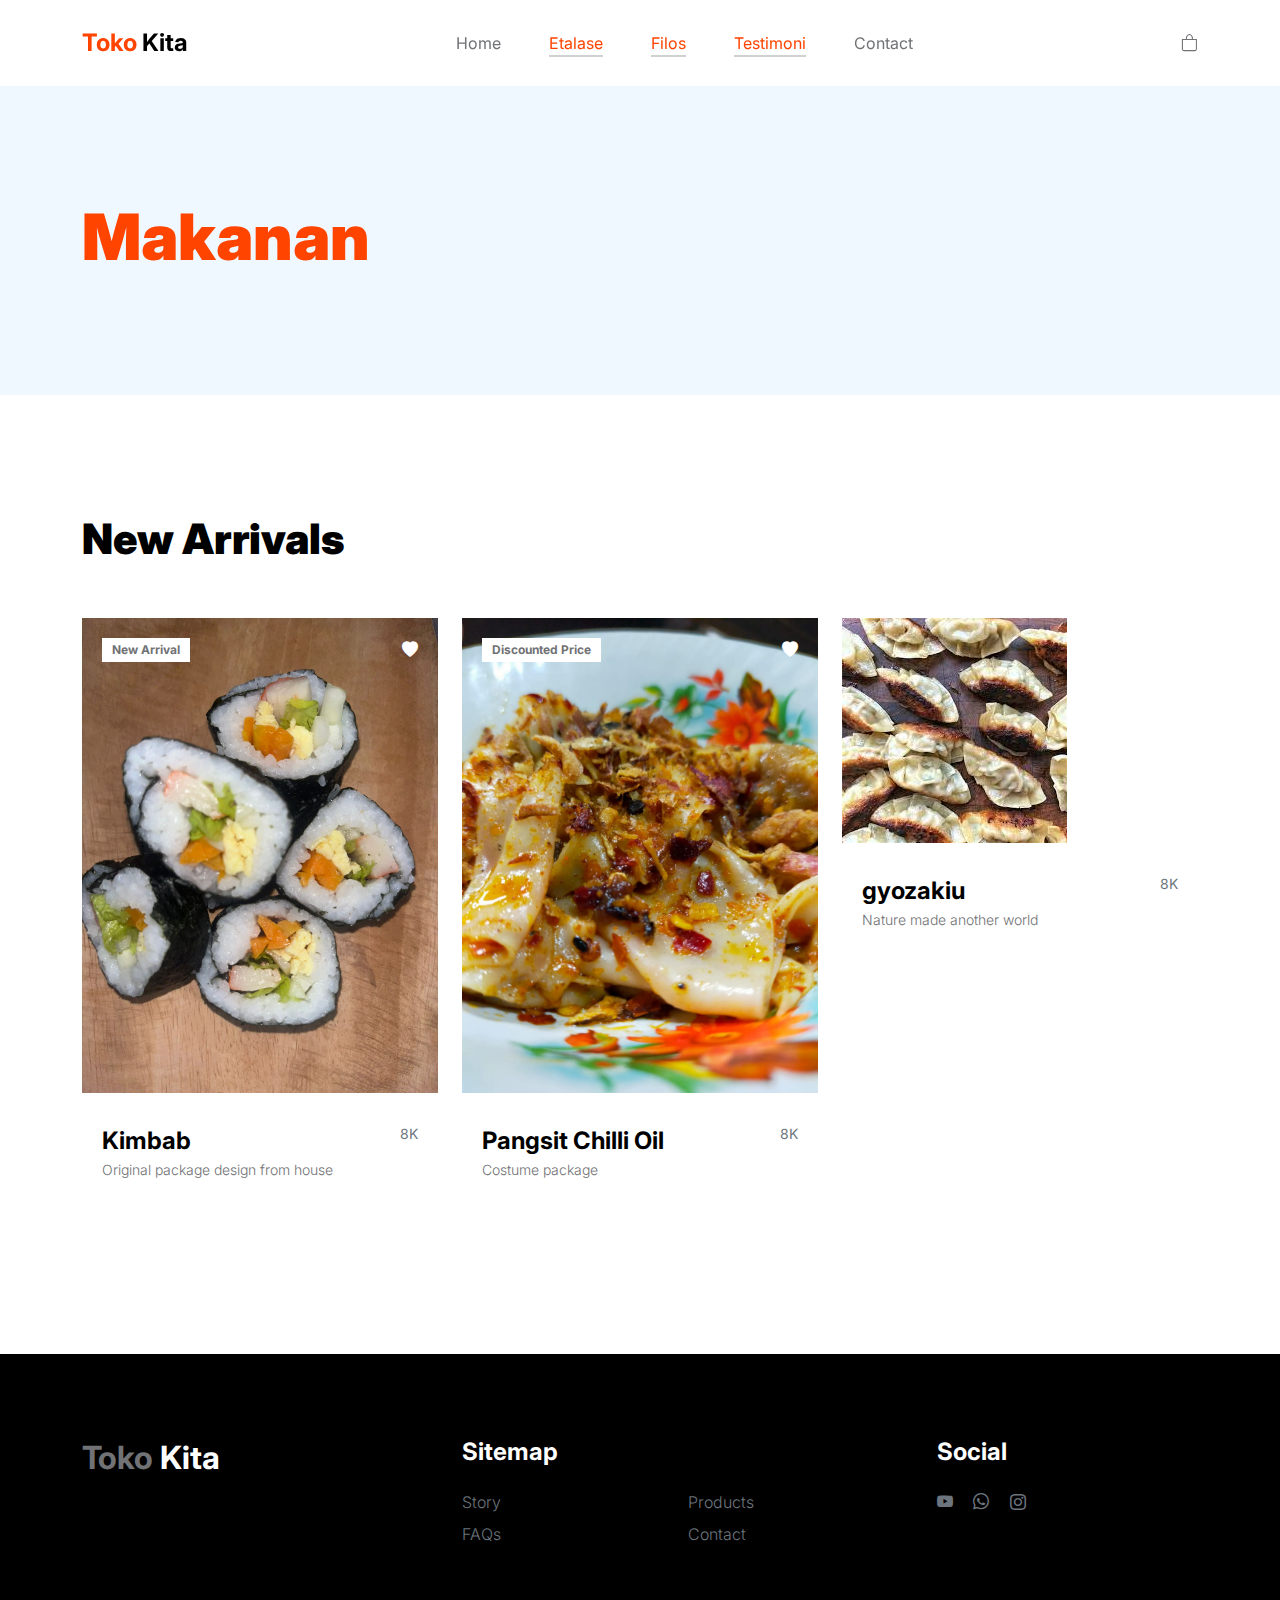
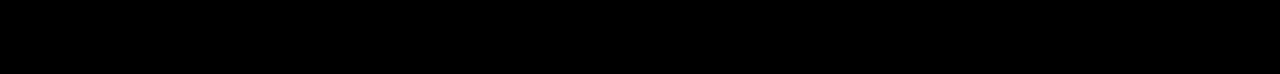
<file: makanan.html>
<!doctype html>
<html lang="en">

<head>
    <meta charset="utf-8">
    <meta name="viewport" content="width=device-width, initial-scale=1">

    <meta name="description" content="">
    <meta name="author" content="">

    <title>Makanan</title>

    <!-- CSS FILES -->
    <link rel="preconnect" href="https://fonts.googleapis.com">

    <link rel="preconnect" href="https://fonts.gstatic.com" crossorigin>

    <link href="https://fonts.googleapis.com/css2?family=Inter:wght@100;300;400;700;900&display=swap" rel="stylesheet">

    <link href="css/bootstrap.min.css" rel="stylesheet">
    <link href="css/bootstrap-icons.css" rel="stylesheet">

    <link rel="stylesheet" href="css/slick.css" />

    <link href="css/tooplate-little-fashion.css" rel="stylesheet">
    <!--

Tooplate 2127 Little Fashion

https://www.tooplate.com/view/2127-little-fashion

-->
</head>

<body>

    <section class="preloader">
        <div class="spinner">
            <span class="sk-inner-circle"></span>
        </div>
    </section>

    <main>

        <nav class="navbar navbar-expand-lg">
            <div class="container">
                <button class="navbar-toggler" type="button" data-bs-toggle="collapse" data-bs-target="#navbarNav"
                    aria-controls="navbarNav" aria-expanded="false" aria-label="Toggle navigation">
                    <span class="navbar-toggler-icon"></span>
                </button>

                <a class="navbar-brand" href="index.html">
                    <strong><span>Toko</span> Kita</strong>
                </a>

                <div class="d-lg-none">
                    <a href="sign-in.html" class="bi-person custom-icon me-3"></a>

                    <a href="product-detail.html" class="bi-bag custom-icon"></a>
                </div>

                <div class="collapse navbar-collapse" id="navbarNav">
                    <ul class="navbar-nav mx-auto">
                        <li class="nav-item">
                            <a class="nav-link" href="index.html">Home</a>
                        </li>

                        <div class="nav-item dropdown">
                            <a class="nav-link active" href="#" id="navbarDropdown" role="button"
                                data-bs-toggle="dropdown" aria-haspopup="true" aria-expanded="false">
                                Etalase
                            </a>
                            <div class="dropdown-menu rounded-0 rounded-bottom m-0">
                                <a href="makanan.html" class="dropdown-item">Makanan</a>
                                <a href="minuman.html" class="dropdown-item">Minuman</a>
                                <a href="aksesoris.html" class="dropdown-item">Aksesoris</a>
                            </div>
                        </div>
                        
                        <li class="nav-item">
                            <a class="nav-link active" href="faq.html">Filos</a>
                        </li>

                        <li class="nav-item">
                            <a class="nav-link active" href="testimoni.html">Testimoni</a>
                        </li>

                        <li class="nav-item">
                            <a class="nav-link" href="contact.html">Contact</a>
                        </li>
                    </ul>

                    <div class="d-none d-lg-block">
                        <a href="product-detail.html" class="bi-bag custom-icon"></a>
                    </div>
                </div>
            </div>
        </nav>

        <header class="site-header section-padding d-flex justify-content-center align-items-center">
            <div class="container">
                <div class="row">

                    <div class="col-lg-10 col-12">
                        <h1>
                            <span class="d-block text-primary">Maka<span class="text-primary">nan</span></span>
                        </h1>
                    </div>
                </div>
            </div>
        </header>

        <section class="products section-padding">
            <div class="container">
                <div class="row">

                    <div class="col-12">
                        <h2 class="mb-5">New Arrivals</h2>
                    </div>

                    <div class="col-lg-4 col-12 mb-3">
                        <div class="product-thumb">
                            <a href="product-detail.html">
                                <img src="images/product/susi.jpeg"
                                    class="img-fluid product-image" alt="">
                            </a>

                            <div class="product-top d-flex">
                                <span class="product-alert me-auto">New Arrival</span>

                                <a href="#" class="bi-heart-fill product-icon"></a>
                            </div>

                            <div class="product-info d-flex">
                                <div>
                                    <h5 class="product-title mb-0">
                                        <a href="product-detail.html" class="product-title-link">Kimbab</a>
                                    </h5>

                                    <p class="product-p">Original package design from house</p>
                                </div>

                                <small class="product-price text-muted ms-auto">8K</small>
                            </div>
                        </div>
                    </div>

                    <div class="col-lg-4 col-12 mb-3">
                        <div class="product-thumb">
                            <a href="product-detail.html">
                                <img src="images/product/pangsit.jpeg"
                                    class="img-fluid product-image" alt="">
                            </a>

                            <div class="product-top d-flex">
                                <span class="product-alert">Discounted Price</span>

                                <a href="#" class="bi-heart-fill product-icon ms-auto"></a>
                            </div>

                            <div class="product-info d-flex">
                                <div>
                                    <h5 class="product-title mb-0">
                                        <a href="product-detail.html" class="product-title-link">Pangsit Chilli Oil</a>
                                    </h5>

                                    <p class="product-p">Costume package</p>
                                </div>

                                <small class="product-price text-muted ms-auto">8K</small>
                            </div>
                        </div>
                    </div>

                    <div class="col-lg-4 col-12">
                        <div class="product-thumb">
                            <a href="product-detail.html">
                                <img src="images/product/gyozakiu.jpg"
                                    class="img-fluid product-image" alt="">
                            </a>

                            <div class="product-top d-flex">
                                <a href="#" class="bi-heart-fill product-icon ms-auto"></a>
                            </div>

                            <div class="product-info d-flex">
                                <div>
                                    <h5 class="product-title mb-0">
                                        <a href="product-detail.html" class="product-title-link">gyozakiu</a>
                                    </h5>

                                    <p class="product-p">Nature made another world</p>
                                </div>

                                <small class="product-price text-muted ms-auto">8K</small>
                            </div>
                        </div>
                    </div>
                </div>
            </div>
        </section>

    </main>

    <footer class="site-footer">
        <div class="container">
            <div class="row">

                <div class="col-lg-3 col-10 me-auto mb-4">
                    <h4 class="text-white mb-3"><a href="index.html">Toko</a> Kita</h4>
                    <p class="copyright-text text-muted mt-lg-5 mb-4 mb-lg-0"> <strong></strong></p>
                    <br>
                    <p class="copyright-text"> <a href="https://www.tooplate.com/" target="_blank"></a></p>
                </div>

                <div class="col-lg-5 col-8">
                    <h5 class="text-white mb-3">Sitemap</h5>

                    <ul class="footer-menu d-flex flex-wrap">
                        <li class="footer-menu-item"><a href="about.html" class="footer-menu-link">Story</a></li>

                        <li class="footer-menu-item"><a href="product-detail.html" class="footer-menu-link">Products</a></li>

                        <li class="footer-menu-item"><a href="faq.html" class="footer-menu-link">FAQs</a></li>

                        <li class="footer-menu-item"><a href="contact.html" class="footer-menu-link">Contact</a></li>
                    </ul>
                </div>

                <div class="col-lg-3 col-4">
                    <h5 class="text-white mb-3">Social</h5>

                    <ul class="social-icon">

                        <li><a href="https://www.youtube.com/watch?v=ETZJsqiw7J4" class="social-icon-link bi-youtube"></a></li>

                        <li><a href="https://api.whatsapp.com/send?phone=6285649455845&text=Hallo%20saya%20tertarik%20untuk%20berbicara.%20Terima%20kasih!" class="social-icon-link bi-whatsapp"></a></li>

                        <li><a href="https://www.instagram.com/kedai.amoure/" class="social-icon-link bi-instagram"></a></li>
                        
                    </ul>
                </div>

            </div>

            </div>
        </div>
    </footer>

    <!-- JAVASCRIPT FILES -->
    <script src="js/jquery.min.js"></script>
    <script src="js/bootstrap.bundle.min.js"></script>
    <script src="js/Headroom.js"></script>
    <script src="js/jQuery.headroom.js"></script>
    <script src="js/slick.min.js"></script>
    <script src="js/custom.js"></script>

</body>

</html>
</file>
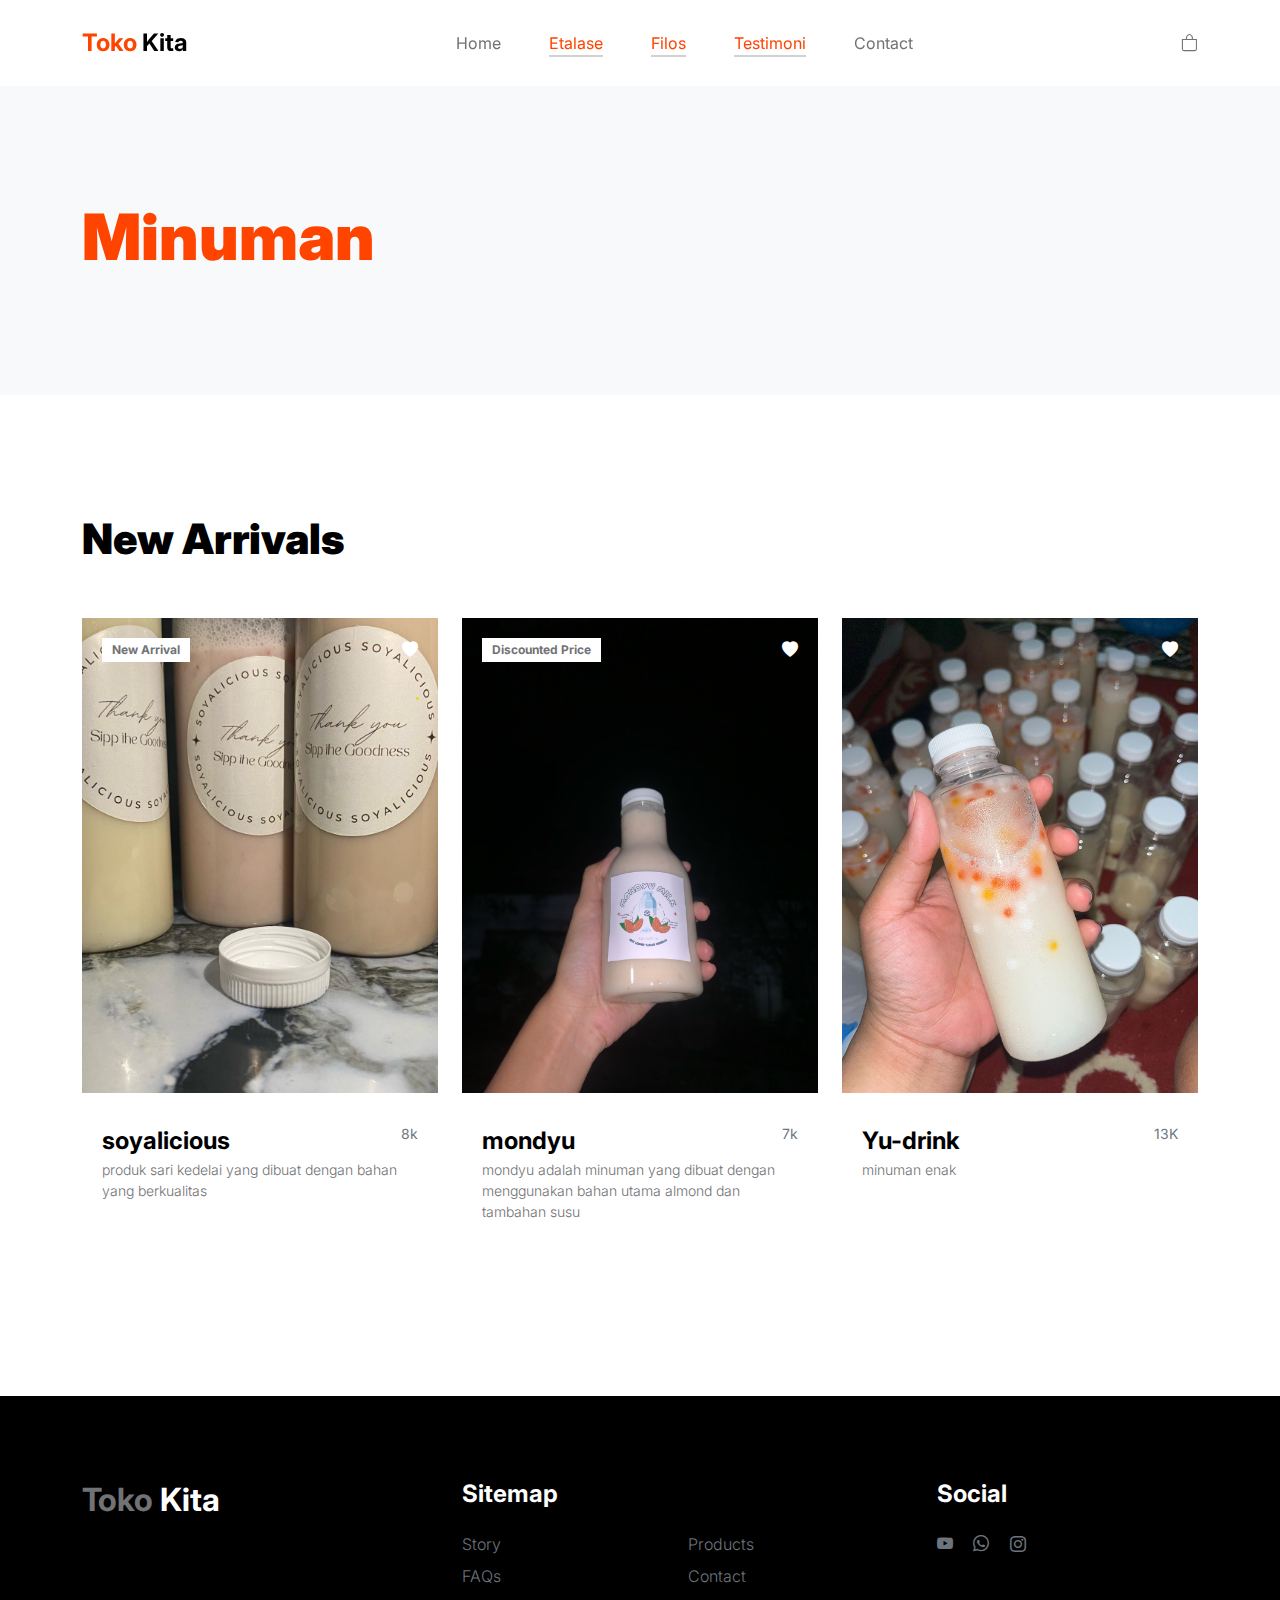
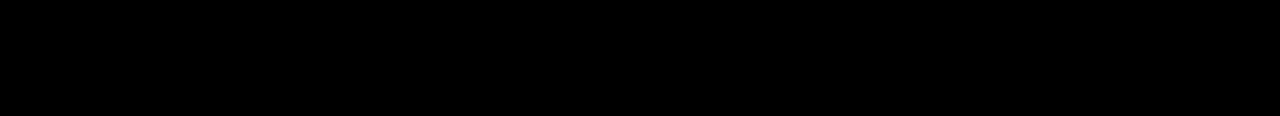
<file: minuman.html>
<!doctype html>
<html lang="en">

<head>
    <meta charset="utf-8">
    <meta name="viewport" content="width=device-width, initial-scale=1">

    <meta name="description" content="">
    <meta name="author" content="">

    <title>Minuman</title>

    <!-- CSS FILES -->
    <link rel="preconnect" href="https://fonts.googleapis.com">

    <link rel="preconnect" href="https://fonts.gstatic.com" crossorigin>

    <link href="https://fonts.googleapis.com/css2?family=Inter:wght@100;300;400;700;900&display=swap" rel="stylesheet">

    <link href="css/bootstrap.min.css" rel="stylesheet">
    <link href="css/bootstrap-icons.css" rel="stylesheet">

    <link rel="stylesheet" href="css/slick.css" />

    <link href="css/tooplate-little-fashion.css" rel="stylesheet">
    <!--

Tooplate 2127 Little Fashion

https://www.tooplate.com/view/2127-little-fashion

-->
</head>

<body>

    <section class="preloader">
        <div class="spinner">
            <span class="sk-inner-circle"></span>
        </div>
    </section>

    <main>

        <nav class="navbar navbar-expand-lg">
            <div class="container">
                <button class="navbar-toggler" type="button" data-bs-toggle="collapse" data-bs-target="#navbarNav"
                    aria-controls="navbarNav" aria-expanded="false" aria-label="Toggle navigation">
                    <span class="navbar-toggler-icon"></span>
                </button>

                <a class="navbar-brand" href="index.html">
                    <strong><span>Toko</span> Kita</strong>
                </a>

                <div class="d-lg-none">
                    <a href="sign-in.html" class="bi-person custom-icon me-3"></a>

                    <a href="product-detail.html" class="bi-bag custom-icon"></a>
                </div>

                <div class="collapse navbar-collapse" id="navbarNav">
                    <ul class="navbar-nav mx-auto">
                        <li class="nav-item">
                            <a class="nav-link" href="index.html">Home</a>
                        </li>

                        <div class="nav-item dropdown">
                            <a class="nav-link active" href="#" id="navbarDropdown" role="button"
                                data-bs-toggle="dropdown" aria-haspopup="true" aria-expanded="false">
                                Etalase
                            </a>
                            <div class="dropdown-menu rounded-0 rounded-bottom m-0">
                                <a href="makanan.html" class="dropdown-item">Makanan</a>
                                <a href="minuman.html" class="dropdown-item">Minuman</a>
                                <a href="aksesoris.html" class="dropdown-item">Aksesoris</a>
                            </div>
                        </div>
                        
                        <li class="nav-item">
                            <a class="nav-link active" href="faq.html">Filos</a>
                        </li>

                        <li class="nav-item">
                            <a class="nav-link active" href="testimoni.html">Testimoni</a>
                        </li>

                        <li class="nav-item">
                            <a class="nav-link" href="contact.html">Contact</a>
                        </li>
                    </ul>

                    <div class="d-none d-lg-block">
                        <a href="product-detail.html" class="bi-bag custom-icon"></a>
                    </div>
                </div>
            </div>
        </nav>

        <header class="site-header section-padding d-flex justify-content-center align-items-center bg-light">
            <div class="container">
                <div class="row">

                    <div class="col-lg-10 col-12">
                        <h1>
                            <span class="d-block text-primary">Minu<span class="text-primary">man</span></span>
                        </h1>
                    </div>
                </div>
            </div>
        </header>

        <section class="products section-padding">
            <div class="container">
                <div class="row">

                    <div class="col-12">
                        <h2 class="mb-5">New Arrivals</h2>
                    </div>

                    <div class="col-lg-4 col-12 mb-3">
                        <div class="product-thumb">
                            <a href="product-detail.html">
                                <img src="images/product/susu kedelai.jpeg"
                                    class="img-fluid product-image" alt="">
                            </a>

                            <div class="product-top d-flex">
                                <span class="product-alert me-auto">New Arrival</span>

                                <a href="#" class="bi-heart-fill product-icon"></a>
                            </div>

                            <div class="product-info d-flex">
                                <div>
                                    <h5 class="product-title mb-0">
                                        <a href="product-detail.html" class="product-title-link">soyalicious</a>
                                    </h5>

                                    <p class="product-p">produk sari kedelai yang dibuat dengan bahan yang berkualitas</p>
                                </div>

                                <small class="product-price text-muted ms-auto">8k</small>
                            </div>
                        </div>
                    </div>

                    <div class="col-lg-4 col-12 mb-3">
                        <div class="product-thumb">
                            <a href="product-detail.html">
                                <img src="images/product/mondyu.jpeg"
                                    class="img-fluid product-image" alt="">
                            </a>

                            <div class="product-top d-flex">
                                <span class="product-alert">Discounted Price</span>

                                <a href="#" class="bi-heart-fill product-icon ms-auto"></a>
                            </div>

                            <div class="product-info d-flex">
                                <div>
                                    <h5 class="product-title mb-0">
                                        <a href="product-detail.html" class="product-title-link">mondyu</a>
                                    </h5>

                                    <p class="product-p">mondyu adalah minuman yang dibuat dengan menggunakan bahan utama almond dan tambahan susu</p>
                                </div>

                                <small class="product-price text-muted ms-auto">7k</small>
                            </div>
                        </div>
                    </div>

                    <div class="col-lg-4 col-12">
                        <div class="product-thumb">
                            <a href="product-detail.html">
                                <img src="images/product/yuuu.jpg "
                                    class="img-fluid product-image" alt="">
                            </a>

                            <div class="product-top d-flex">
                                <a href="#" class="bi-heart-fill product-icon ms-auto"></a>
                            </div>

                            <div class="product-info d-flex">
                                <div>
                                    <h5 class="product-title mb-0">
                                        <a href="product-detail.html" class="product-title-link">Yu-drink</a>
                                    </h5>

                                    <p class="product-p">minuman enak</p>
                                </div>

                                <small class="product-price text-muted ms-auto">13K</small>
                            </div>
                        </div>
                    </div>
                </div>
            </div>
        </section>

    </main>

    <footer class="site-footer">
        <div class="container">
            <div class="row">

                <div class="col-lg-3 col-10 me-auto mb-4">
                    <h4 class="text-white mb-3"><a href="index.html">Toko</a> Kita</h4>
                    <p class="copyright-text text-muted mt-lg-5 mb-4 mb-lg-0"> <strong></strong></p>
                    <br>
                    <p class="copyright-text"> <a href="https://www.tooplate.com/" target="_blank"></a></p>
                </div>

                <div class="col-lg-5 col-8">
                    <h5 class="text-white mb-3">Sitemap</h5>

                    <ul class="footer-menu d-flex flex-wrap">
                        <li class="footer-menu-item"><a href="about.html" class="footer-menu-link">Story</a></li>

                        <li class="footer-menu-item"><a href="product-detail.html" class="footer-menu-link">Products</a></li>

                        <li class="footer-menu-item"><a href="faq.html" class="footer-menu-link">FAQs</a></li>

                        <li class="footer-menu-item"><a href="contact.html" class="footer-menu-link">Contact</a></li>
                    </ul>
                </div>

                <div class="col-lg-3 col-4">
                    <h5 class="text-white mb-3">Social</h5>

                    <ul class="social-icon">

                        <li><a href="https://www.youtube.com/watch?v=ETZJsqiw7J4" class="social-icon-link bi-youtube"></a></li>

                        <li><a href="https://api.whatsapp.com/send?phone=6285649455845&text=Hallo%20saya%20tertarik%20untuk%20berbicara.%20Terima%20kasih!" class="social-icon-link bi-whatsapp"></a></li>

                        <li><a href="https://www.instagram.com/kedai.amoure/" class="social-icon-link bi-instagram"></a></li>
                        
                    </ul>
                </div>

            </div>
        </div>
    </footer>

    <!-- JAVASCRIPT FILES -->
    <script src="js/jquery.min.js"></script>
    <script src="js/bootstrap.bundle.min.js"></script>
    <script src="js/Headroom.js"></script>
    <script src="js/jQuery.headroom.js"></script>
    <script src="js/slick.min.js"></script>
    <script src="js/custom.js"></script>

</body>

</html>
</file>
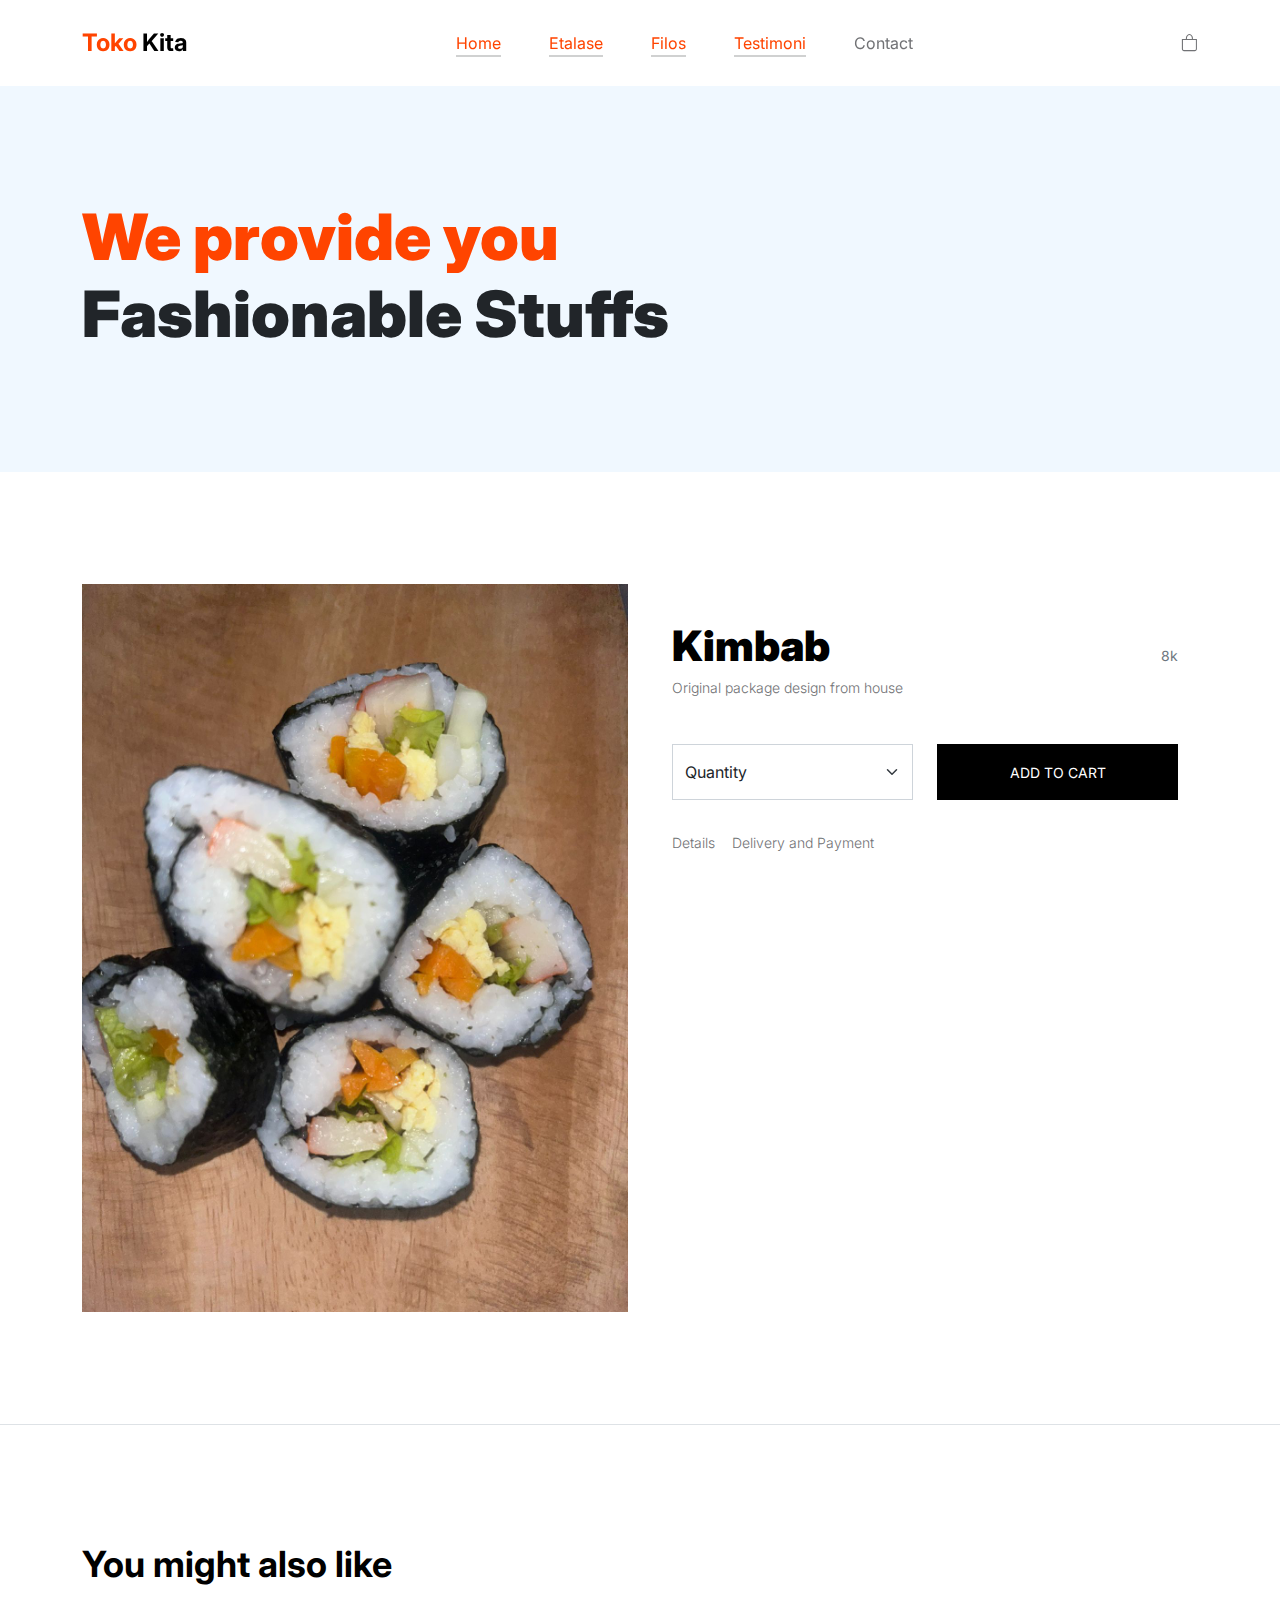
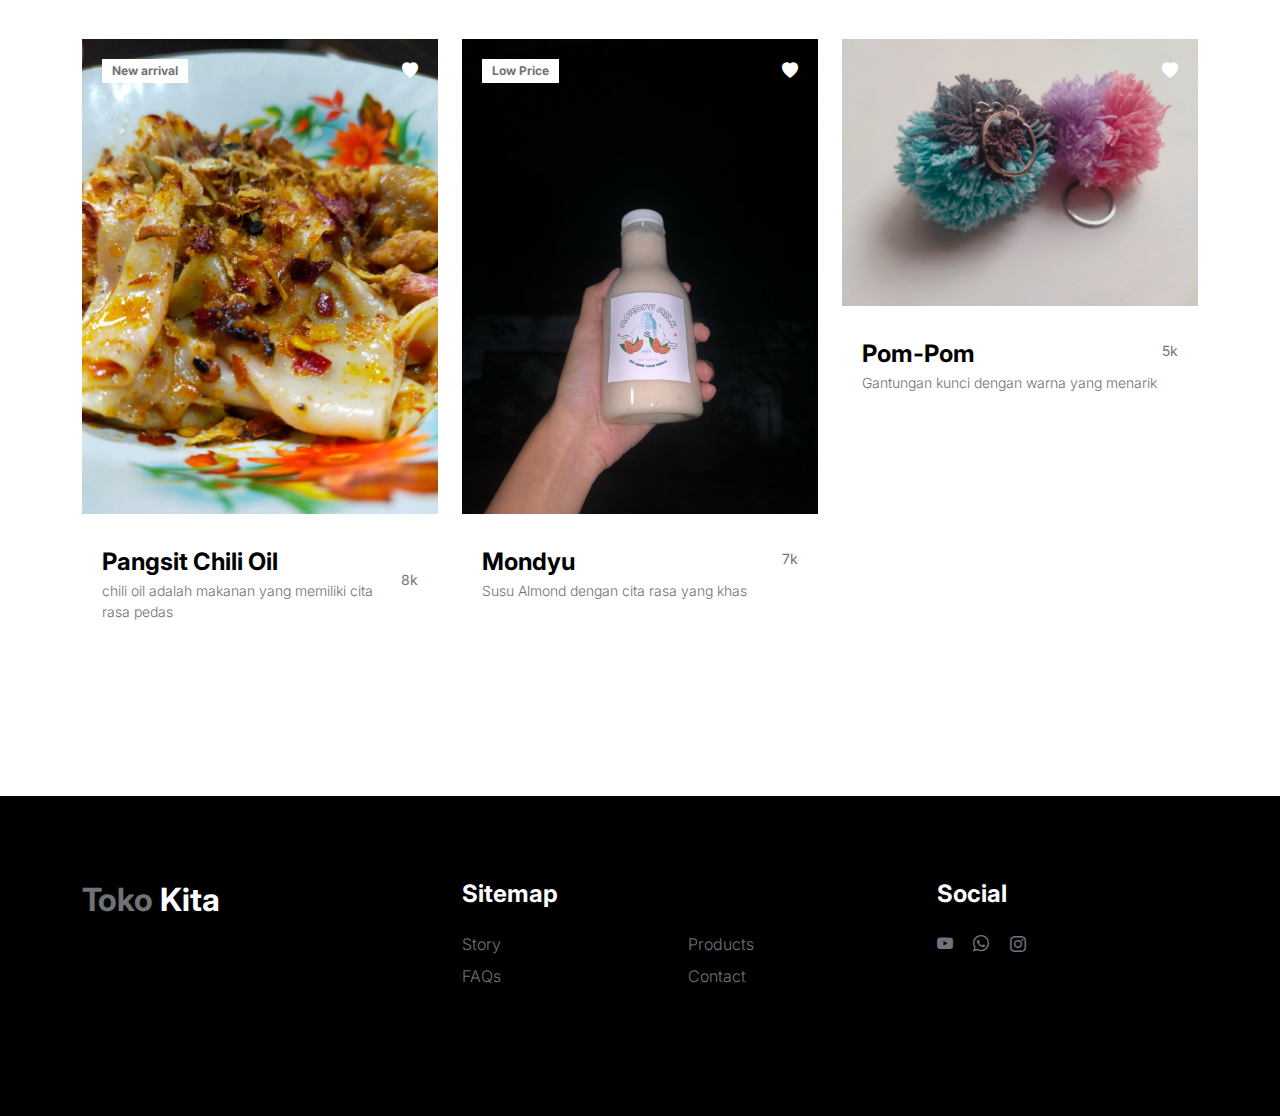
<file: product-detail.html>
<!doctype html>
<html lang="en">
    <head>
        <meta charset="utf-8">
        <meta name="viewport" content="width=device-width, initial-scale=1">

        <meta name="description" content="">
        <meta name="author" content="">

        <title>Product Detail</title>

        <!-- CSS FILES -->
        <link rel="preconnect" href="https://fonts.googleapis.com">

        <link rel="preconnect" href="https://fonts.gstatic.com" crossorigin>

        <link href="https://fonts.googleapis.com/css2?family=Inter:wght@100;300;400;700;900&display=swap" rel="stylesheet">

        <link href="css/bootstrap.min.css" rel="stylesheet">
        <link href="css/bootstrap-icons.css" rel="stylesheet">

        <link rel="stylesheet" href="css/slick.css"/>

        <link href="css/tooplate-little-fashion.css" rel="stylesheet">
<!--

Tooplate 2127 Little Fashion

https://www.tooplate.com/view/2127-little-fashion

-->
    </head>
    
    <body>

        <section class="preloader">
            <div class="spinner">
                <span class="sk-inner-circle"></span>
            </div>
        </section>
    
        <main>

            <nav class="navbar navbar-expand-lg">
                <div class="container">
                    <button class="navbar-toggler" type="button" data-bs-toggle="collapse" data-bs-target="#navbarNav" aria-controls="navbarNav" aria-expanded="false" aria-label="Toggle navigation">
                        <span class="navbar-toggler-icon"></span>
                    </button>

                    <a class="navbar-brand" href="index.html">
                        <strong><span>Toko</span> Kita</strong>
                    </a>

                    <div class="d-lg-none">
                        <a href="sign-in.html" class="bi-person custom-icon me-3"></a>
    
                        <a href="product-detail.html" class="bi-bag custom-icon"></a>
                    </div>

                    <div class="collapse navbar-collapse" id="navbarNav">
                        <ul class="navbar-nav mx-auto">
                            <li class="nav-item">
                                <a class="nav-link active" href="index.html">Home</a>
                            </li>

                            <div class="nav-item dropdown">
                                <a class="nav-link active" href="products.html" id="navbarDropdown" 
                                    data-bs-toggle="dropdown" aria-haspopup="true" aria-expanded="false">
                                    Etalase
                                </a>
                                <div class="dropdown-menu rounded-0 rounded-bottom m-0">
                                    <a href="makanan.html" class="dropdown-item">Makanan</a>
                                    <a href="minuman.html" class="dropdown-item">Minuman</a>
                                    <a href="aksesoris.html" class="dropdown-item">Aksesoris</a>
                                </div>
                            </div>

                            <li class="nav-item">
                                <a class="nav-link active" href="faq.html">Filos</a>
                            </li>

                            <li class="nav-item">
                                <a class="nav-link active" href="testimoni.html">Testimoni</a>
                            </li>

                            <li class="nav-item">
                                <a class="nav-link" href="contact.html">Contact</a>
                            </li>
                        </ul>


                        <div class="d-none d-lg-block">
                            <a href="product-detail.html" class="bi-bag custom-icon"></a>
                        </div>
                    </div>
                </div>
            </nav>

            <header class="site-header section-padding d-flex justify-content-center align-items-center">
                <div class="container">
                    <div class="row">

                        <div class="col-lg-10 col-12">
                            <h1>
                                <span class="d-block text-primary">We provide you</span>
                                <span class="d-block text-dark">Fashionable Stuffs</span>
                            </h1>
                        </div>
                    </div>
                </div>
            </header>

            <section class="product-detail section-padding">
                <div class="container">
                    <div class="row">

                        <div class="col-lg-6 col-12">
                            <div class="product-thumb">
                                <img src="images/product/susi.jpeg" class="img-fluid product-image" alt="">
                            </div>
                        </div>

                        <div class="col-lg-6 col-12">
                            <div class="product-info d-flex">
                                <div>
                                    <h2 class="product-title mb-0">Kimbab</h2>

                                    <p class="product-p">Original package design from house</p>
                                </div>

                                <small class="product-price text-muted ms-auto mt-auto mb-5">8k</small>
                            </div>

                            <div class="product-cart-thumb row">
                                <div class="col-lg-6 col-12">
                                    
                                    <select class="form-select cart-form-select" id="inputGroupSelect01">
                                        <option selected>Quantity</option>
                                        <option value="1">1</option>
                                        <option value="2">2</option>
                                        <option value="3">3</option>
                                        <option value="4">4</option>
                                        <option value="5">5</option>
                                    </select>
                                </div>

                                <div class="col-lg-6 col-12 mt-4 mt-lg-0">
                                    <button type="submit" class="btn custom-btn cart-btn" data-bs-toggle="modal" data-bs-target="#cart-modal">Add to Cart</button>
                                </div>

                                <p>
                                    <a href="#" class="product-additional-link">Details</a>

                                    <a href="#" class="product-additional-link">Delivery and Payment</a>
                                </p>
                            </div>

                        </div>

                    </div>
                </div>
            </section>

            <section class="related-product section-padding border-top">
                <div class="container">
                    <div class="row">

                        <div class="col-12">
                            <h3 class="mb-5">You might also like</h3>
                        </div>

                        <div class="col-lg-4 col-12 mb-3">
                            <div class="product-thumb">
                                <a href="product-detail.html">
                                    <img src="images/product/pangsit.jpeg" class="img-fluid product-image" alt="">
                                </a>

                                <div class="product-top d-flex">
                                    <span class="product-alert me-auto">New arrival</span>

                                    <a href="#" class="bi-heart-fill product-icon"></a>
                                </div>

                                <div class="product-info d-flex">
                                    <div>
                                        <h5 class="product-title mb-0">
                                            <a href="product-detail.html" class="product-title-link">Pangsit Chili Oil</a>
                                        </h5>

                                        <p class="product-p">chili oil adalah makanan yang memiliki cita rasa pedas</p>
                                    </div>

                                    <small class="product-price text-muted ms-auto mt-auto mb-5">8k</small>
                                </div>
                            </div>
                        </div>

                        <div class="col-lg-4 col-12 mb-3">
                            <div class="product-thumb">
                                <a href="product-detail.html">
                                    <img src="images/product/mondyu.jpeg" class="img-fluid product-image" alt="">
                                </a>

                                <div class="product-top d-flex">
                                    <span class="product-alert">Low Price</span>

                                    <a href="#" class="bi-heart-fill product-icon ms-auto"></a>
                                </div>

                                <div class="product-info d-flex">
                                    <div>
                                        <h5 class="product-title mb-0">
                                            <a href="product-detail.html" class="product-title-link">Mondyu</a>
                                        </h5>

                                        <p class="product-p">Susu Almond dengan cita rasa yang khas</p>
                                    </div>

                                    <small class="product-price text-muted ms-auto mt-auto mb-5">7k</small>
                                </div>
                            </div>
                        </div>

                        <div class="col-lg-4 col-12">
                            <div class="product-thumb">
                                <a href="product-detail.html">
                                    <img src="images/product/pom-pom.jpeg" class="img-fluid product-image" alt="">
                                </a>

                                <div class="product-top d-flex">
                                    <a href="#" class="bi-heart-fill product-icon ms-auto"></a>
                                </div>

                                <div class="product-info d-flex">
                                    <div>
                                        <h5 class="product-title mb-0">
                                            <a href="product-detail.html" class="product-title-link">Pom-Pom</a>
                                        </h5>

                                        <p class="product-p">Gantungan kunci dengan warna yang menarik</p>
                                    </div>

                                    <small class="product-price text-muted ms-auto mt-auto mb-5">5k</small>
                                </div>
                            </div>
                        </div>

                    </div>
                </div>
            </section>

        </main>

        <footer class="site-footer">
            <div class="container">
                <div class="row">

                    <div class="col-lg-3 col-10 me-auto mb-4">
                        <h4 class="text-white mb-3"><a href="index.html">Toko</a> Kita</h4>
                        <p class="copyright-text text-muted mt-lg-5 mb-4 mb-lg-0"> <strong></strong></p>
                        <br>
                        <p class="copyright-text"> <a href="https://www.tooplate.com/" target="_blank"></a></p>
                    </div>

                    <div class="col-lg-5 col-8">
                        <h5 class="text-white mb-3">Sitemap</h5>

                        <ul class="footer-menu d-flex flex-wrap">
                            <li class="footer-menu-item"><a href="about.html" class="footer-menu-link">Story</a></li>
    
                            <li class="footer-menu-item"><a href="product-detail.html" class="footer-menu-link">Products</a></li>
    
                            <li class="footer-menu-item"><a href="faq.html" class="footer-menu-link">FAQs</a></li>
    
                            <li class="footer-menu-item"><a href="contact.html" class="footer-menu-link">Contact</a></li>
                        </ul>
                    </div>

                    <div class="col-lg-3 col-4">
                        <h5 class="text-white mb-3">Social</h5>

                        <ul class="social-icon">

                            <li><a href="https://www.youtube.com/watch?v=ETZJsqiw7J4" class="social-icon-link bi-youtube"></a></li>

                            <li><a href="https://api.whatsapp.com/send?phone=6285649455845&text=Hallo%20saya%20tertarik%20untuk%20berbicara.%20Terima%20kasih!" class="social-icon-link bi-whatsapp"></a></li>

                            <li><a href="https://www.instagram.com/kedai.amoure/" class="social-icon-link bi-instagram"></a></li>
                            
                        </ul>
                    </div>

                </div>
            </div>
        </footer>

        <!-- CART MODAL -->
        <div class="modal fade" id="cart-modal" tabindex="-1" aria-labelledby="exampleModalLabel" aria-hidden="true">
            <div class="modal-dialog modal-dialog-centered modal-lg">
                <div class="modal-content border-0">
                    <div class="modal-header flex-column">
                        <button type="button" class="btn-close" data-bs-dismiss="modal" aria-label="Close"></button>
                    </div>

                    <div class="modal-body">
                        <div class="row">
                            <div class="col-lg-6 col-12 mt-4 mt-lg-0">
                                <img src="images/product/susi.jpeg" class="img-fluid product-image" alt="">
                            </div>

                            <div class="col-lg-6 col-12 mt-3 mt-lg-0">
                                <h3 class="modal-title" id="exampleModalLabel">Kimbab</h3>

                                <p class="product-price text-muted mt-3">8k</p>

                                <p class="product-p">Quatity: <span class="ms-1">4</span></p>

                                <p class="product-p">Colour: <span class="ms-1">Black</span></p>

                                <p class="product-p pb-3">Size: <span class="ms-1">S/S</span></p>

                                <div class="border-top mt-4 pt-3">
                                    <p class="product-p"><strong>Total: <span class="ms-1">32k</span></strong></p>
                                </div>

                            </div>
                        </div>
                    </div>

                    <div class="modal-footer">
                        <div class="row w-50">
                          
                           <button type="button" class="btn custom-btn cart-btn ms-lg-4"><a href="https://api.whatsapp.com/send?phone=6285649455845&text=Hallo%20saya%20tertarik%20untuk%20berbicara.%20Terima%20kasih!">Hubungi Saya di WhatsApp</a></button>

                        </div>
                    </div>
                </div>

            </div>
        </div>

        <!-- JAVASCRIPT FILES -->
        <script src="js/jquery.min.js"></script>
        <script src="js/bootstrap.bundle.min.js"></script>
        <script src="js/Headroom.js"></script>
        <script src="js/jQuery.headroom.js"></script>
        <script src="js/slick.min.js"></script>
        <script src="js/custom.js"></script>

    </body>
</html>
</file>
<file: css/tooplate-little-fashion.css>
/*

Tooplate 2127 Little Fashion

https://www.tooplate.com/view/2127-little-fashion

*/


/*---------------------------------------
  CUSTOM PROPERTIES ( VARIABLES )             
-----------------------------------------*/
:root {
  --white-color:                #FFFFFF;
  --primary-color:              #FF4400;
  --section-bg-color:           #f0f8ff;
  --dark-color:                 #000000;
  --grey-color:                 #d0d1d1;
  --p-color:                    #717275;

  --body-font-family:           'Inter', sans-serif;

  --h5-font-size:               24px;
  --p-font-size:                20px;
  --copyright-text-font-size:   16px;
  --product-link-font-size:     14px;
  --custom-link-font-size:      12px;

  --font-weight-thin:           100;
  --font-weight-light:          300;
  --font-weight-normal:         400;
  --font-weight-bold:           700;
  --font-weight-black:          900;
}

body,
html {
  height: 100%;
}

html {
  scroll-behavior: smooth;
}

@media screen and (prefers-reduced-motion: reduce) {
  html {
    scroll-behavior: auto;
  }
}

body {
    background: var(--white-color);
    font-family: var(--body-font-family);    
    position: relative;
}

/*---------------------------------------
  TYPOGRAPHY               
-----------------------------------------*/

h2,
h3,
h4,
h5,
h6 {
  color: var(--dark-color);
  line-height: inherit;
}

h1,
h2,
h3,
h4,
h5,
h6 {
  font-weight: var(--font-weight-bold);
}

h1,
h2 {
  font-weight: var(--font-weight-black);
}

h1 {
  font-size: 64px;
  line-height: normal;
}

h2 {
  font-size: 42px;
}

h3 {
  font-size: 36px;
}

h4 {
  font-size: 32px;
}

h5 {
  font-size: 24px;
}

h6 {
  font-size: 20px;
}

p {
  color: var(--p-color);
  font-size: var(--p-font-size);
  font-weight: var(--font-weight-light);
}

a, 
button {
  touch-action: manipulation;
  transition: all 0.3s;
}

a {
  color: var(--p-color);
  text-decoration: none;
}

a:hover {
  color: var(--primary-color);
}

.text-primary {
  color: var(--primary-color) !important;
}

::selection {
  background: var(--primary-color);
  color: var(--white-color);
}

/*---------------------------------------
  CUSTOM LINK               
-----------------------------------------*/
.custom-link {
  color: var(--p-color);
  font-size: var(--custom-link-font-size);
  font-weight: var(--font-weight-bold);
  text-transform: uppercase;
  position: relative;
}

.custom-link i {
  position: absolute;
  opacity: 0;
  bottom: 0;
  left: 100%;
  transition: all 0.3s;
  line-height: normal;
}

.custom-link:hover i {
  opacity: 1;
  left: 101%;
}

.lead {
  font-size: 1.5rem;
  font-weight: var(--font-weight-thin);
}

b,
strong {
  font-weight: var(--font-weight-bold);
}

/*---------------------------------------
  PRE LOADER               
-----------------------------------------*/
.preloader {
  position: fixed;
  top: 0;
  left: 0;
  width: 100%;
  height: 100%;
  z-index: 99999;
  display: flex;
  flex-flow: row nowrap;
  justify-content: center;
  align-items: center;
  background: none repeat scroll 0 0 var(--white-color);
}

.spinner {
  border: 1px solid transparent;
  border-radius: 5px;
  position: relative;
}

.spinner::before {
  content: '';
  box-sizing: border-box;
  position: absolute;
  top: 50%;
  left: 50%;
  width: 45px;
  height: 45px;
  margin-top: -10px;
  margin-left: -23px;
  border-radius: 50%;
  border: 1px solid #959595;
  border-top-color: var(--white-color);
  animation: spinner .9s linear infinite;
}

@keyframes spinner {
  to {transform: rotate(360deg);}
}

/*---------------------------------------
  CUSTOM BUTTON & ICON              
-----------------------------------------*/
.custom-btn {
  background: var(--dark-color);
  border-radius: 50px;
  color: var(--white-color);
  font-size: var(--copyright-text-font-size);
  text-transform: uppercase;
  padding: 16.50px 20px;
}

.social-btn {
  background: transparent;
  border: 1px solid var(--grey-color);
  color: var(--dark-color);
  text-transform: none;
}

.social-btn:hover {
  border-color: transparent;
}

.cart-form-select {
  border-radius: 0;
  padding-top: 15px;
  padding-bottom: 15px;
}

.cart-btn {
  border-radius: 0;
  width: 100%;
  font-size: var(--product-link-font-size);
}

.custom-btn:hover,
.slick-slideshow .custom-btn:hover {
  background: var(--primary-color);
  color: var(--white-color);
}

.custom-icon {
  color: var(--p-color);
  font-size: 24px;
}

.custom-icon {
  display: inline-block;
  vertical-align: middle;
}

.bi-bag.custom-icon {
  font-size: 17px;
}

.featured-icon {
  color: var(--grey-color);
  font-size: 52px;
}

/*---------------------------------------
  DIV SEPARATOR               
-----------------------------------------*/
.div-separator {
  position: relative;
}

.div-separator::before {
  content: "";
  height: 1px;
  background: var(--grey-color);
  display: block;
  width: 100%;
}

.div-separator span {
  position: absolute;
  top: 50%;
  margin-left: -22.5px;
  left: 50%;
  text-align: center;
  background: var(--white-color);
  margin-top: -11px;
  color: var(--dark-color);
  font-weight: var(--font-weight-bold);
  font-size: 14px;
  width: 35px;
  text-transform: uppercase;
}

/*---------------------------------------
  FULL IMAGE               
-----------------------------------------*/
.full-image-img {
  display: block;
  position: absolute;
  z-index: -1;
  right: 0;
  width: 100%;
  bottom: -120px;
  min-width: 650px;
}

@media (min-width: 1600px) {
  .full-image-img {
    bottom: -200px;
  }
}

/*---------------------------------------
  NAVIGATION               
-----------------------------------------*/
.navbar {
  background: var(--white-color);
  position: fixed;
  top: 0;
  right: 0;
  left: 0;
  padding: 25px 0;
  z-index: 2;
  will-change: transform;
  transition: transform 300ms linear;
}

.navbar span, h2 span, h4 span {
	color: var(--primary-color);
}

.navbar.headroom--not-top {
  padding: 20px 0;
}

.headroom--pinned {
  transform: translate(0, 0);
}

.headroom--unpinned {
  transform: translate(0, -150%);
}

.navbar-brand {
  color: var(--dark-color);
  font-size: 24px;
  font-weight: var(--font-weight-light);
  margin: 0;
  padding: 0;
}

.navbar-expand-lg .navbar-nav .nav-link {
  display: inline-block;
  padding: 0;
  margin-right: 1.5rem;
  margin-left: 1.5rem;
}

.nav-link {
  color: var(--p-color);
  font-size: 16px;
  position: relative;
}

.navbar .nav-link::after {
  position: absolute;
  top: 100%;
  left: 0;
  width: 100%;
  height: 2px;
  background: var(--grey-color);
  content: '';
  opacity: 0;
  -webkit-transition: opacity 0.3s, -webkit-transform 0.3s;
  -moz-transition: opacity 0.3s, -moz-transform 0.3s;
  transition: opacity 0.3s, transform 0.3s;
  -webkit-transform: translateY(10px);
  -moz-transform: translateY(10px);
  transform: translateY(10px);
}

.navbar .nav-link.active::after, 
.navbar .nav-link:hover::after {
  opacity: 1;
  -webkit-transform: translateY(0px);
  -moz-transform: translateY(0px);
  transform: translateY(0px);
}

.navbar .nav-link.active,
.navbar .nav-link:hover {
  color: var(--primary-color);
}

.nav-link:focus, 
.nav-link:hover {
  color: var(--p-color);
}

.navbar-toggler {
  border: 0;
  padding: 0;
  cursor: pointer;
  margin: 0;
  width: 30px;
  height: 35px;
  outline: none;
}

.navbar-toggler:focus {
  outline: none;
  box-shadow: none;
}

.navbar-toggler[aria-expanded="true"] .navbar-toggler-icon {
  background: transparent;
}

.navbar-toggler[aria-expanded="true"] .navbar-toggler-icon:before,
.navbar-toggler[aria-expanded="true"] .navbar-toggler-icon:after {
  transition: top 300ms 50ms ease, -webkit-transform 300ms 350ms ease;
  transition: top 300ms 50ms ease, transform 300ms 350ms ease;
  transition: top 300ms 50ms ease, transform 300ms 350ms ease, -webkit-transform 300ms 350ms ease;
  top: 0;
}

.navbar-toggler[aria-expanded="true"] .navbar-toggler-icon:before {
  transform: rotate(45deg);
}

.navbar-toggler[aria-expanded="true"] .navbar-toggler-icon:after {
  transform: rotate(-45deg);
}

.navbar-toggler .navbar-toggler-icon {
  background: var(--dark-color);
  transition: background 10ms 300ms ease;
  display: block;
  width: 30px;
  height: 2px;
  position: relative;
}

.navbar-toggler .navbar-toggler-icon::before,
.navbar-toggler .navbar-toggler-icon::after {
  transition: top 300ms 350ms ease, -webkit-transform 300ms 50ms ease;
  transition: top 300ms 350ms ease, transform 300ms 50ms ease;
  transition: top 300ms 350ms ease, transform 300ms 50ms ease, -webkit-transform 300ms 50ms ease;
  position: absolute;
  right: 0;
  left: 0;
  background: var(--dark-color);
  width: 30px;
  height: 2px;
  content: '';
}

.navbar-toggler .navbar-toggler-icon:before {
  top: -8px;
}

.navbar-toggler .navbar-toggler-icon:after {
  top: 8px;
}

/*---------------------------------------
  SITE HEADER              
-----------------------------------------*/
.site-header {
  background-color: var(--section-bg-color);
  position: relative;
  overflow: hidden;
  margin-top: 86px;
}

.site-header.section-padding {
  padding-top: 7rem;
  padding-bottom: 7rem;
}

.site-header.section-padding-img {
  padding-top: 10rem;
  padding-bottom: 10rem;
}

.header-image {
  position: absolute;
  top: 0;
  right: 0;
  width: 50%;
  height: 100%;
  object-fit: cover;
}

/*---------------------------------------
  SLICK SLIDESHOW               
-----------------------------------------*/
@media (min-width: 992px) {
  .slick-slideshow {
    height: 100vh;
  }
}

.slick-slideshow {
  margin-top: 86px;
}

.slick-title {
  color: var(--white-color);
}

.slick-custom {
  position: relative;
}

.slick-custom img {
  width: 100%;
  object-fit: cover;
}

.slick-bottom {
  background: linear-gradient(to top, var(--dark-color), transparent 90%);
  position: absolute;
  z-index: 2;
  bottom: 0;
  right: 0;
  left: 0;
  width: 100%;
  height: 100%;
}

.slick-bottom .container {
  position: absolute;
  top: 40%;
  left: 50%;
  transform: translate(-50%, -40%);
}

.slick-overlay {
  background: linear-gradient(to top, #000, transparent 120%);
  position: absolute;
  top: 0;
  right: 0;
  bottom: 0;
  left: 0;
}

.slick-slideshow .custom-btn {
  font-weight: var(--font-weight-bold);
  display: inline-block;
  padding-right: 32px;
  padding-left: 32px;
}

@media (min-width: 576px) {
  .slick-slideshow .slick-dots {
    max-width: 540px;
  }
}

@media (min-width: 768px) {
  .slick-slideshow .slick-dots {
    max-width: 720px;
  }
}

@media (min-width: 992px) {
  .slick-slideshow .slick-dots {
    max-width: 960px;
  }
}

@media (min-width: 1200px) {
  .slick-slideshow .slick-dots {
    max-width: 1140px;
  }
}

@media (min-width: 1400px) {
  .slick-slideshow .slick-dots {
    max-width: 1320px;
  }
}

.slick-slideshow .slick-dots {
  position: absolute;
  z-index: 2;
  top: 50%;
  left: 0;
  right: 0;
  transform: translate(0, -50%);
  margin: 0 auto;
  padding: 0;
}

.slick-slideshow .slick-dots li {
  background: transparent;
  border: 5px solid rgba(255, 255, 255, 0.35);
  border-radius: 100%;
  display: block;
  width: 30px;
  height: 30px;
  margin: 10px;
  padding: 5px;
  margin-left: auto;
  cursor: pointer;
}

.slick-slideshow .slick-dots button {
  background: transparent;
  border: none;
  color: transparent;
  display: block;
  width: 100%;
  height: 0;
  margin: 0;
  padding: 0;
  outline: none;
  height: 0;
}

.slick-slideshow .slick-dots li:hover,
.slick-slideshow .slick-dots .slick-active {
  background: var(--white-color);
}

/*---------------------------------------
  CUSTOM CIRCLE IMAGES               
-----------------------------------------*/

.custom-circle-image {
  border-radius: 100px;
  width: 55px;
  height: 55px;
}

.custom-circle-image.team-image {
  width: 85px;
  height: 85px;
}

/*---------------------------------------
  TESTIMONIAL               
-----------------------------------------*/
.slick-testimonial .slick-list,
.slick-testimonial .slick-track {
  height: 100%;
}

.slick-testimonial {
  margin: auto;
}

.slick-testimonial-caption {
  quotes: '❝' '❞';
  position: relative;
  padding: 5rem 7rem;
}

.slick-testimonial-caption::before {
  content: open-quote;
  display: inline-block;
  color: var(--primary-color);
  font-family: auto;
  font-size: 100px;
  height: 0;
  position: absolute;
  top: 0;
  left: 0;
}

.slick-testimonial .slick-dots {
  text-align: center;
}

.slick-testimonial .slick-dots li {
  background: var(--grey-color);
  display: inline-block;
  vertical-align: top;
  width: 16%;
  height: 1px;
}

.slick-testimonial .slick-dots button {
  background: transparent;
  border: none;
  color: transparent;
  display: block;
  width: 100%;
  height: 0;
  margin: 0;
  padding: 0;
}

.slick-testimonial .slick-dots li:hover,
.slick-testimonial .slick-dots .slick-active {
  background: var(--dark-color);
}

/*---------------------------------------
  SECTION               
-----------------------------------------*/
section {
  content-visibility: auto;
  contain-intrinsic-size: 700px;
}

.section-padding {
  padding-top: 7rem;
  padding-bottom: 7rem;
}

.featured {
  background: var(--section-bg-color);
}

/*---------------------------------------
  ABOUT               
-----------------------------------------*/
.about .nav-pills .nav-item {
  width: 100%;
}

.about .nav-pills .nav-link {
  color: var(--grey-color);
  font-size: 18px;
  font-weight: var(--font-weight-bold);
  border-left: 1px solid var(--grey-color);
  border-radius: 0;
  padding-right: 0;
}

.about .nav-pills .nav-link:hover,
.about .nav-pills .nav-link.active, 
.about .nav-pills .show>.nav-link {
  background: transparent;
  border-left-color: var(--primary-color);
  color: var(--primary-color);
}

/*---------------------------------------
  FAQ ACCORDION               
-----------------------------------------*/
.accordion-item {
  background-color: transparent;
  border-top: 0;
  border-right: 0;
  border-left: 0;
}

.accordion-button {
  background-color: transparent;
  box-shadow: none;
}

.accordion-button:not(.collapsed) {
  background: transparent;
  box-shadow: none;
}

button:focus:not(:focus-visible) {
  border-color: transparent;
  box-shadow: none;
}

.accordion-body {
  border-top: 1px solid rgba(0,0,0,.125);
}

.accordion-button {
  font-size: 1.5rem;
  font-weight: var(--font-weight-normal);
  padding-top: 1.5rem;
  padding-right: 0;
  padding-bottom: 1.5rem;
  padding-left: 0;
}

.accordion-body {
  padding: 2rem 0;
}

/*---------------------------------------
  TEAM MEMBERS               
-----------------------------------------*/
.team {
  background: var(--grey-color);
}

.team-thumb {
  background: var(--white-color);
  position: relative;
  border-radius: .25rem;
  padding: 42px 32px;
}

.team-info {
  width: 100%;
}

.custom-modal-btn {
  background: var(--grey-color);
  color: var(--white-color);
  position: absolute;
  top: 0;
  right: 0;
  bottom: 0;
  margin: auto 32px;
  width: 42px;
  height: 42px;
}

.modal-body {
  padding: 4rem;
}

.modal-header {
  padding-top: 7rem;
  padding-bottom: 5rem;
}

.modal-header .btn-close {
  position: absolute;
  top: 0;
  right: 0;
  font-size: 24px;
  margin: 32px;
}

#cart-modal .modal-header .btn-close {
  z-index: 2;
  margin: 22px;
}

#cart-modal .modal-header {
  border-bottom: 0;
  padding: 0;
}

#cart-modal .modal-footer {
  padding: 2rem 4rem;
}

/*---------------------------------------
  SKILL - PROGRESS BAR               
-----------------------------------------*/
.skill-thumb strong {
  display: inline-block;
  margin-bottom: 6px;
}

.skill-thumb span {
  color: var(--dark-color);
  font-size: 24px;
  font-weight: var(--font-weight-bold);
}

.skill-thumb .progress {
  background: var(--white-color);
  box-shadow: none;
  border-radius: 100px;
  height: 1px;
  margin-bottom: 16px;
}

.skill-thumb .progress .progress-bar-primary {
  background: var(--grey-color);
}

/*---------------------------------------
  PRODUCT               
-----------------------------------------*/
.front-product {
  background: var(--section-bg-color);
}

.product-thumb {
  background: var(--white-color);
  position: relative;
  transition: all 0.5s ease-out;
}

.product-image {
  transition: all 0.5s ease-out;
}

.product-thumb:hover .product-image {
  box-shadow: 0 1rem 3rem rgba(0,0,0,.175);
}

.product-top {
  position: absolute;
  top: 0;
  right: 0;
  left: 0;
  margin: 20px;
}

.product-info {
  padding: 30px 20px;
}

.product-description,
.product-cart-thumb {
  padding: 0 20px;
}

.product-icon {
  color: var(--white-color);
}

.product-title-link {
  color: var(--dark-color);
}

.product-additional-link {
  display: inline-block;
  vertical-align: top;
  font-size: var(--product-link-font-size);
  margin-top: 32px;
  margin-right: 12px;
}

.product-alert {
  background: var(--white-color);
  color: var(--p-color);
  font-size: var(--custom-link-font-size);
  font-weight: var(--font-weight-bold);
  padding: 3px 10px;
}

.product-p {
  font-size: var(--product-link-font-size);
}

.view-all {
  text-transform: uppercase;
  color: var(--p-color);
  font-size: 13px;
  font-weight: var(--font-weight-bold);
  border-bottom: 2px solid var(--grey-color);
  padding-bottom: 6px;
}

/*---------------------------------------
  CONTACT              
-----------------------------------------*/
.contact-info {
  padding: 40px;
}

.contact-form .form-control {
  border-color: var(--grey-color);
  font-weight: var(--font-weight-normal);
}

.form-floating>label {
  color: var(--grey-color);
  font-weight: var(--font-weight-normal);
}

.contact-form button[type='submit'] {
  background: var(--dark-color);
  border: none;
  border-radius: 100px;
  color: var(--white-color);
  font-weight: var(--font-weight-bold);
  text-transform: uppercase;
  padding: 16px;
}

.contact-form button[type='submit']:hover {
  background: var(--primary-color);
}

/*---------------------------------------
  SITE FOOTER               
-----------------------------------------*/
.site-footer {
  background: var(--dark-color);
  padding-top: 5rem;
  padding-bottom: 5rem;
}

.footer-menu {
  margin: 0;
  padding: 0;
}

.footer-menu-item {
  display: block;
  width: 50%;
}

.footer-menu-link {
  color: #6c757d;
  font-weight: var(--font-weight-light);
  display: inline-block;
  vertical-align: top;
  margin-top: 4px;
  margin-bottom: 4px;
}

.site-footer .social-icon-link {
  margin-top: 4px;
}

.site-footer .social-icon-link:hover,
.footer-menu-link:hover {
  color: var(--white-color);
}

.copyright-text {
  font-size: var(--copyright-text-font-size);
}

/*---------------------------------------
  SOCIAL ICON               
-----------------------------------------*/
.social-icon {
  margin: 0;
  padding: 0;
}

.social-icon li {
  list-style: none;
  display: inline-block;
  vertical-align: top;
}

.social-icon-link {
  color: #6c757d;
  font-size: 1rem;
  display: inline-block;
  vertical-align: top;
  margin-bottom: 4px;
  margin-right: 15px;
}

.social-icon-link:hover {
  color: var(--primary-color);
}

/*---------------------------------------
  RESPONSIVE STYLES               
-----------------------------------------*/
@media screen and (max-width: 1200px) {
  h1 {
    font-size: 62px;
  }
}

@media screen and (max-width: 991px) {
  h1 {
    font-size: 42px;
    margin-bottom: 0;
  }

  h2 {
    font-size: 36px;
  }

  h3 {
    font-size: 32px;
  }

  h4 {
    font-size: 28px;
  }

  h5 {
    font-size: 24px;
  }

  h6 {
    font-size: 20px;
  }

  .lead {
    font-size: 16px;
  }

  .navbar-expand-lg .navbar-nav .nav-link {
    margin-top: 1rem;
  }

  .site-header {
    background-position: bottom;
  }

  #cart-modal .modal-header .btn-close {
    margin: 22px 14px;
  }

  .custom-btn {
    font-size: 14px;
    padding: 13.5px 20px;
  }

  .slick-slideshow .custom-btn {
    padding-right: 27px;
    padding-left: 27px;
  }

  .social-login,
  .div-separator {
    width: 75% !important;
  }

  #cart-modal .modal-footer .row {
    width: 100% !important;
  }

  .site-header.section-padding,
  .section-padding {
    padding-top: 4rem;
    padding-bottom: 4rem;
  }

  .site-header-image.section-padding {
    padding-bottom: 0;
  }

  .header-info {
    padding-top: 50px;
    padding-bottom: 100px;
  }

  .header-image {
    position: relative;
    top: auto;
    bottom: 0;
    left: 0;
    width: auto;
    height: auto;
  }

  .slick-testimonial-caption {
    padding: 6rem 3rem 4rem 3rem;
  }

  .slick-slideshow .slick-dots li {
    width: 25px;
    height: 25px;
  }

  .modal-header {
    padding-top: 6rem;
    padding-bottom: 2rem;
  }

  .modal-body {
    padding: 2rem;
  }

  #cart-modal .modal-footer {
    padding-right: 0;
    padding-left: 0;
  }

  #cart-modal .modal-body {
    padding: 4rem 2rem 2rem 2rem;
  }

  .full-image-img {
    bottom: 0;
  }
}
</file>
